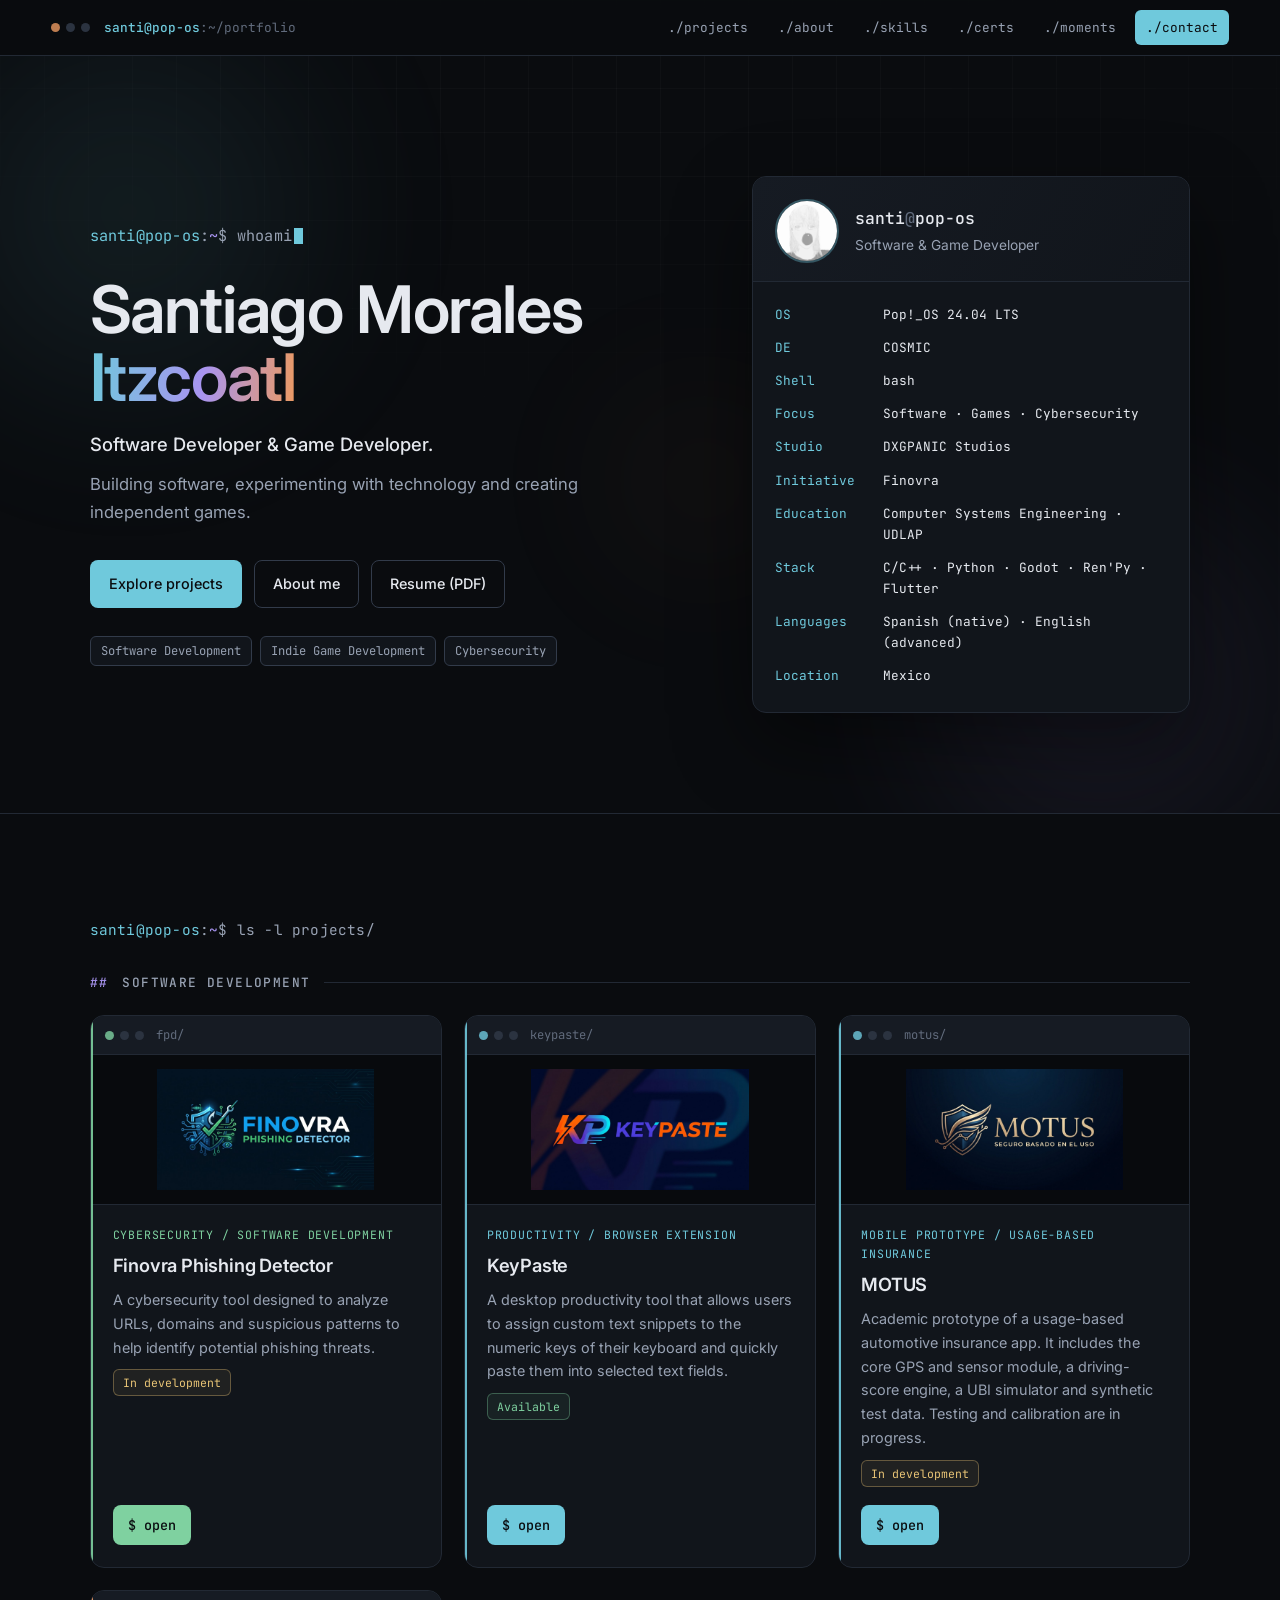
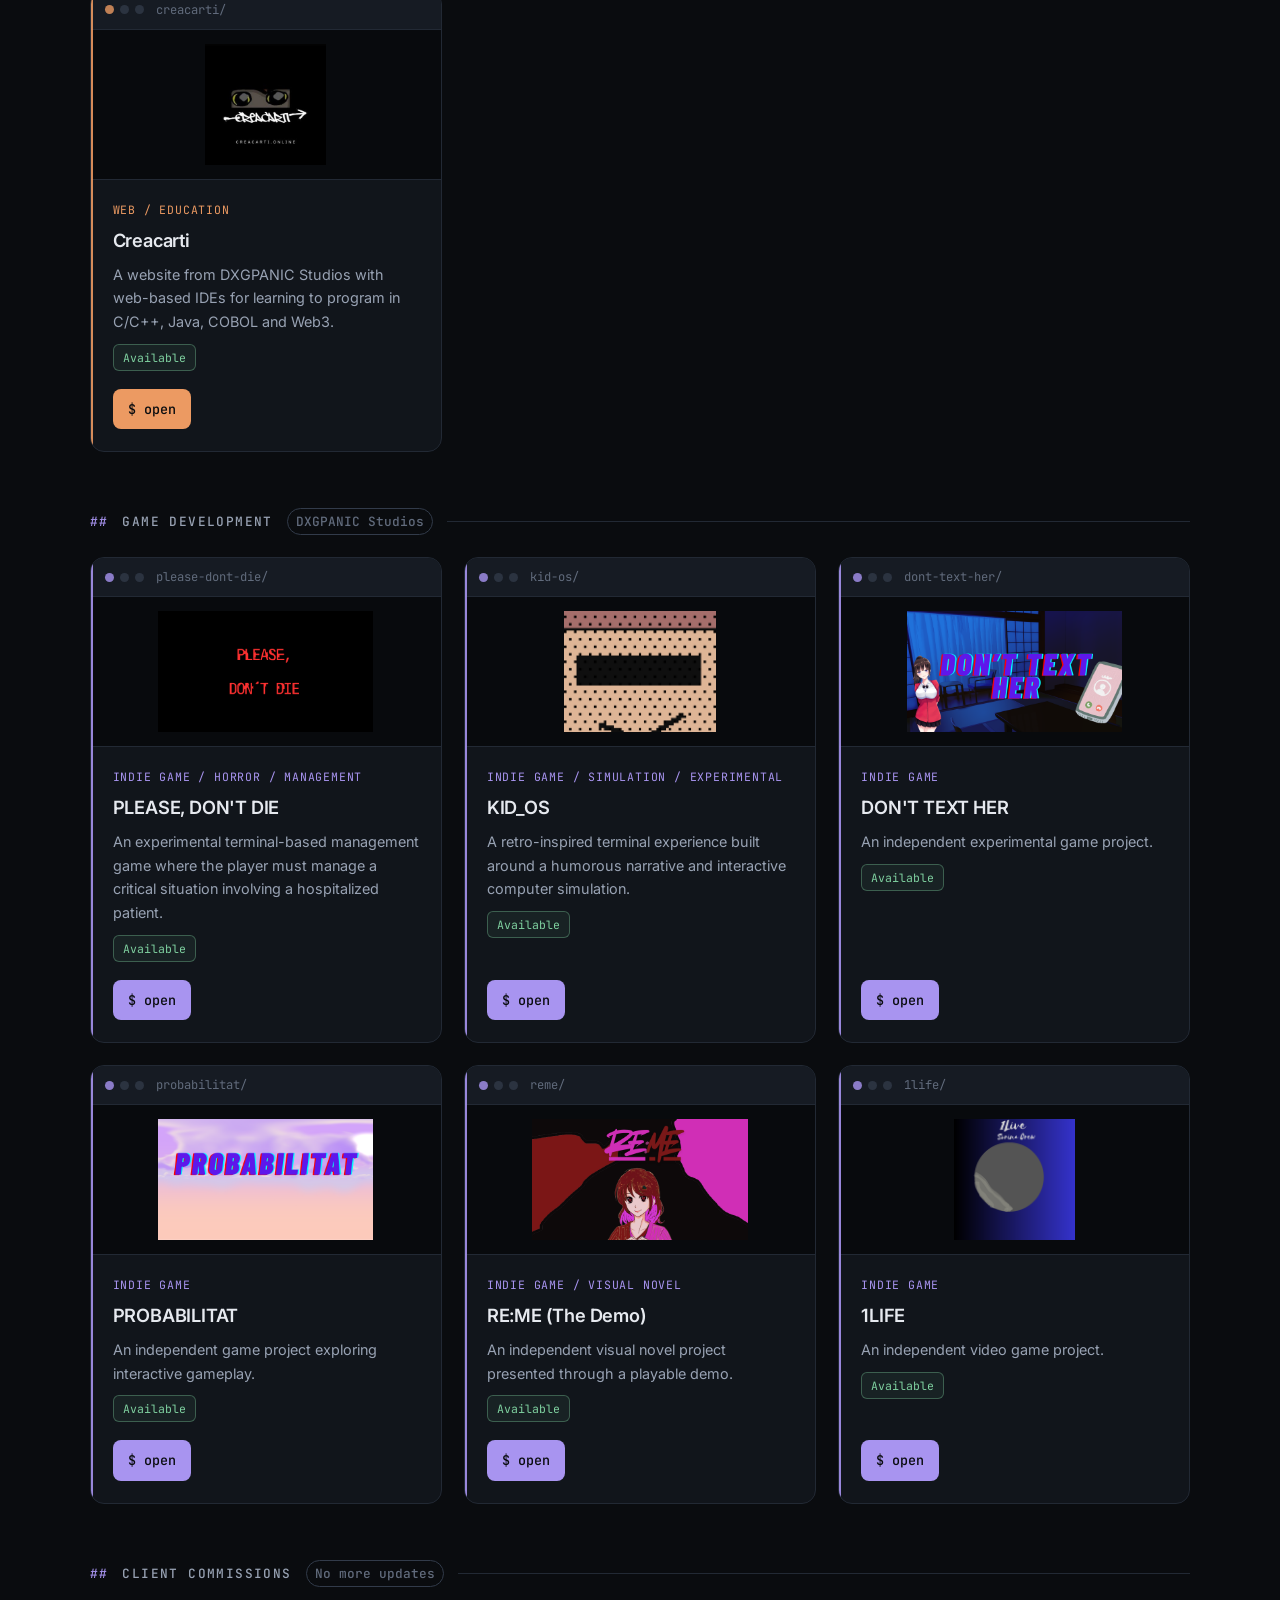
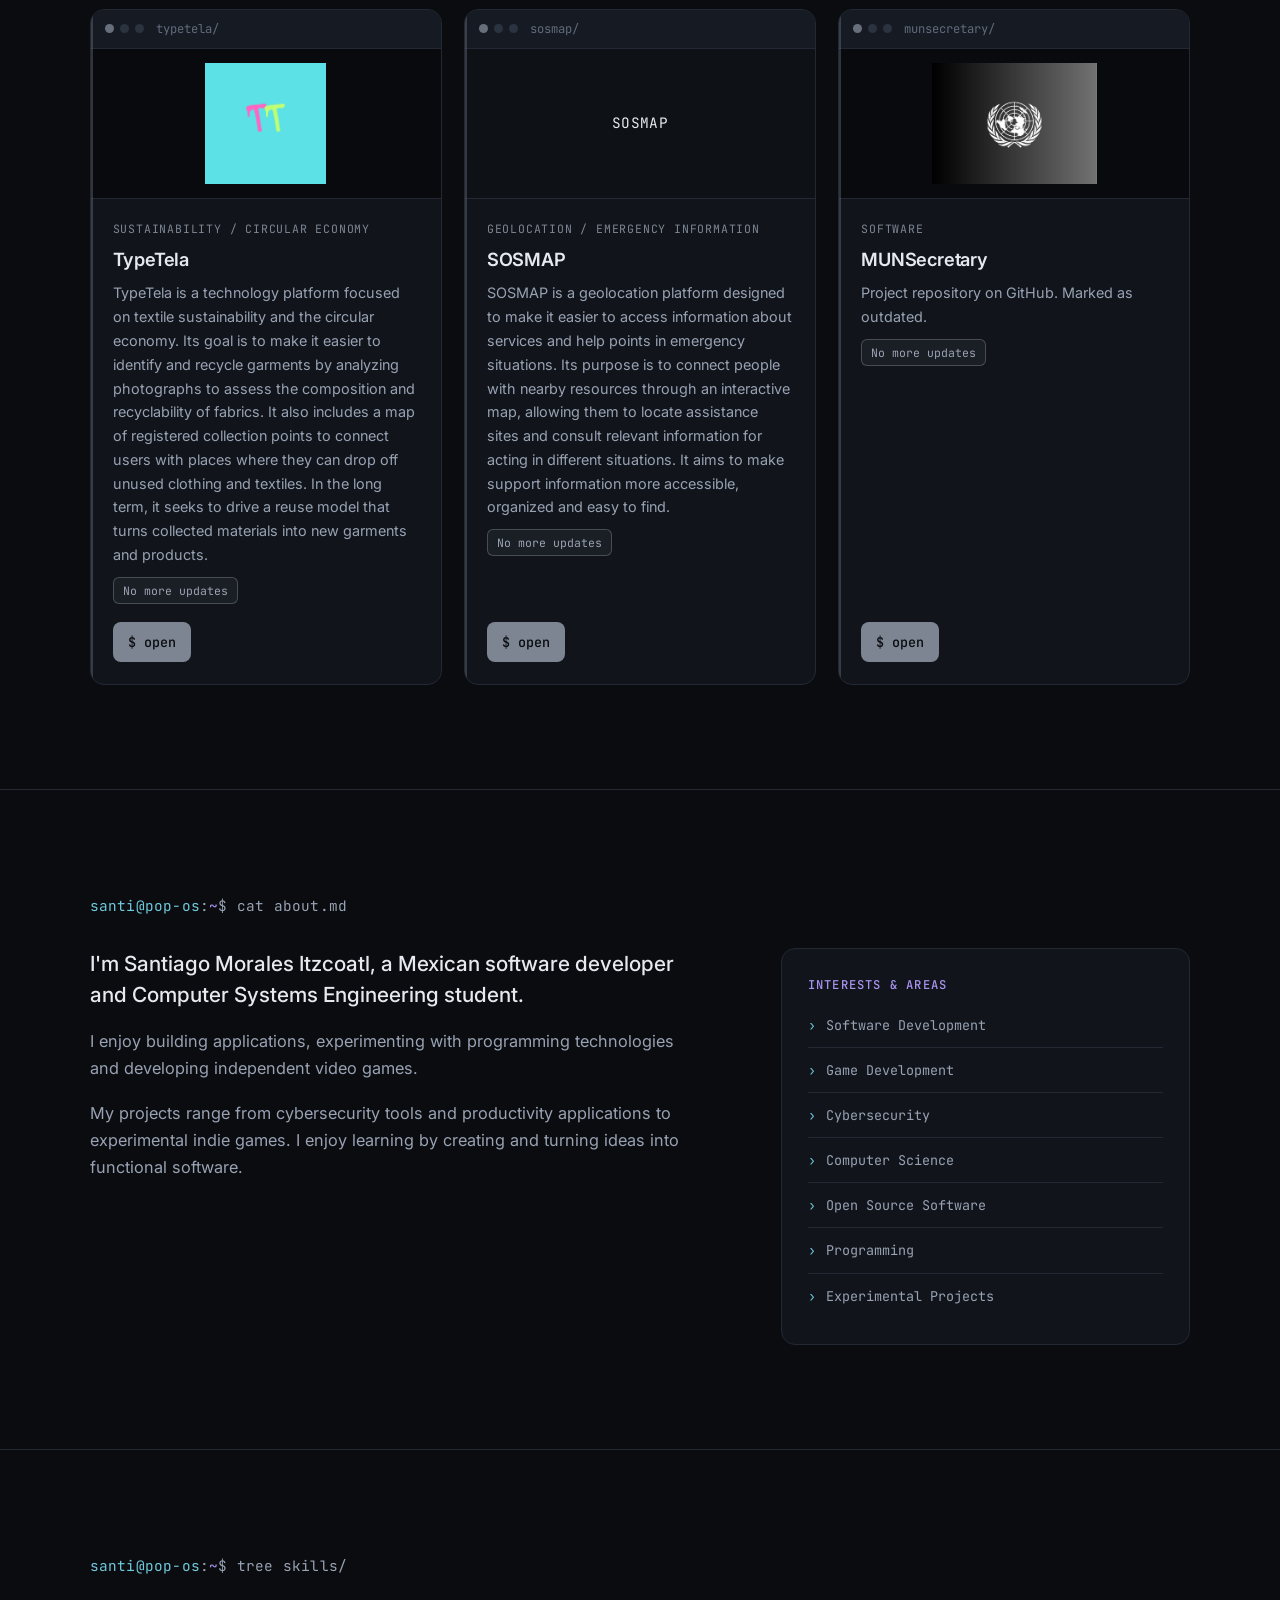
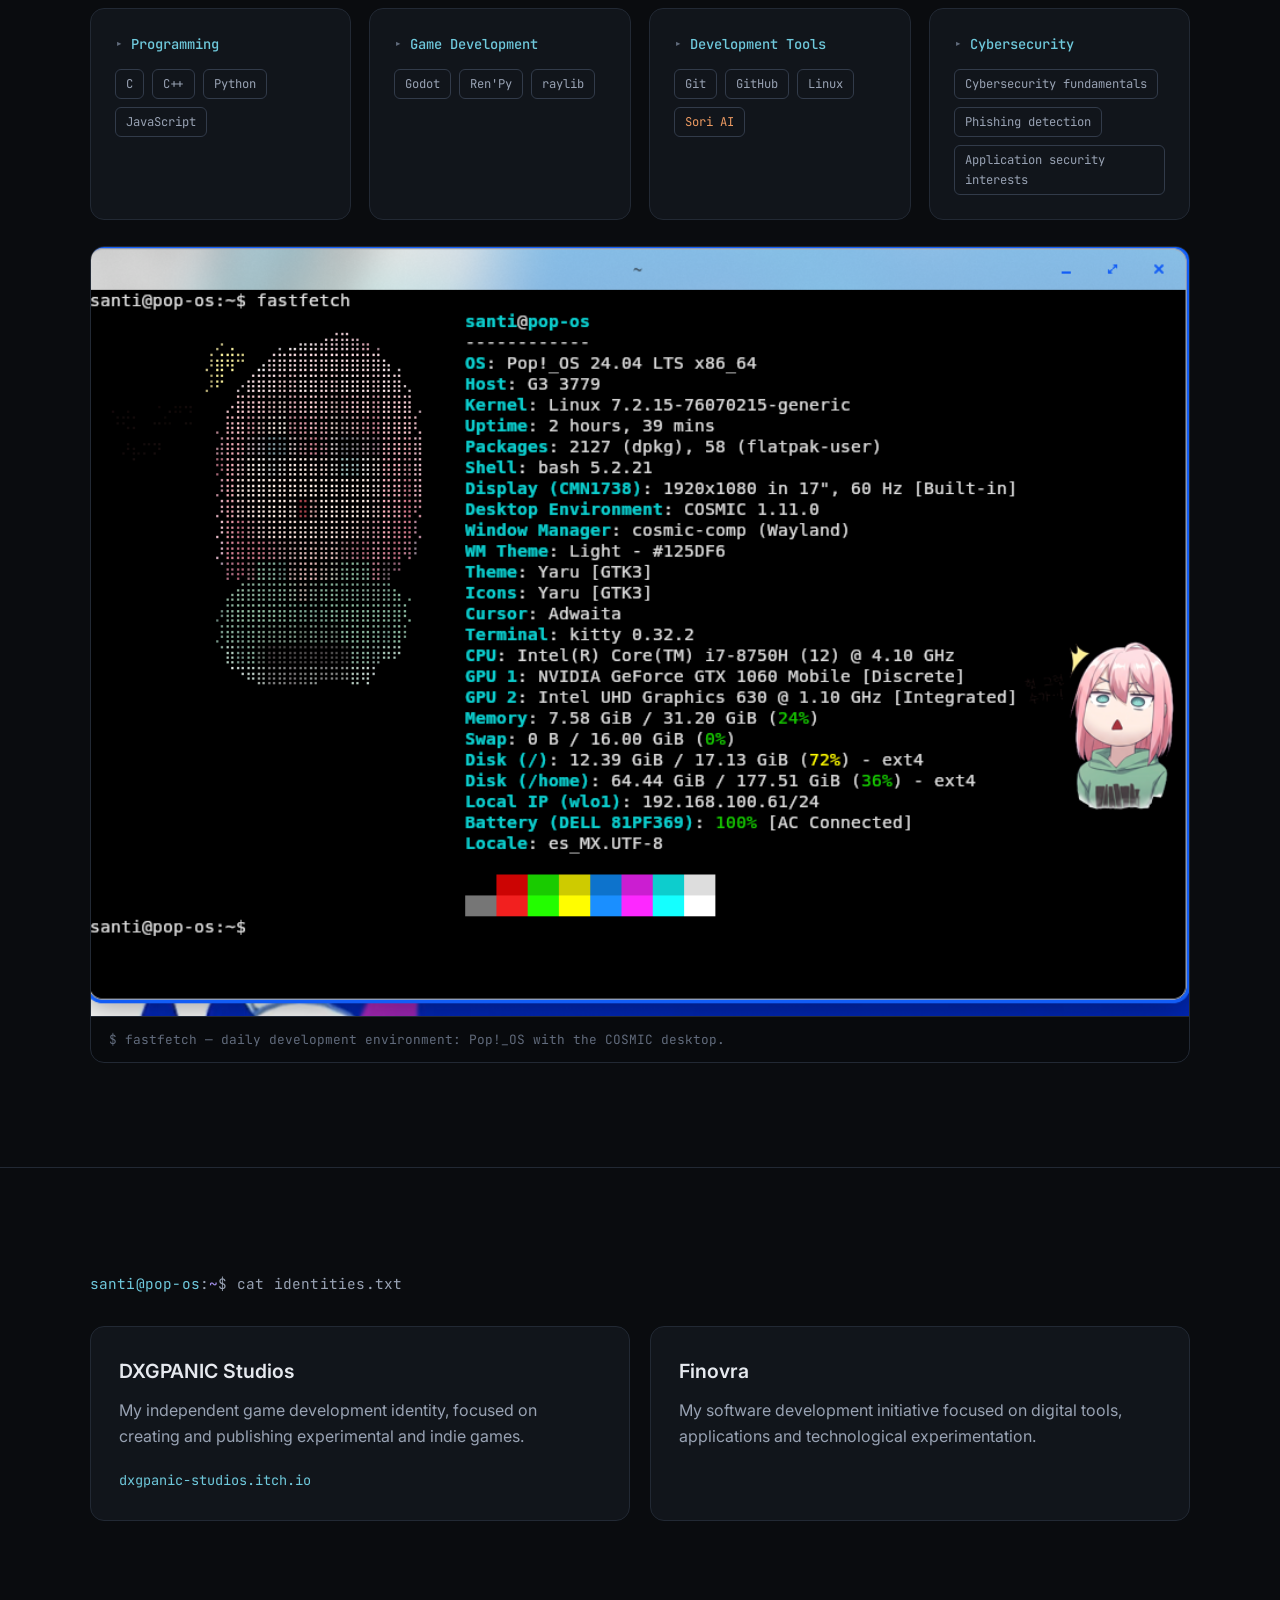
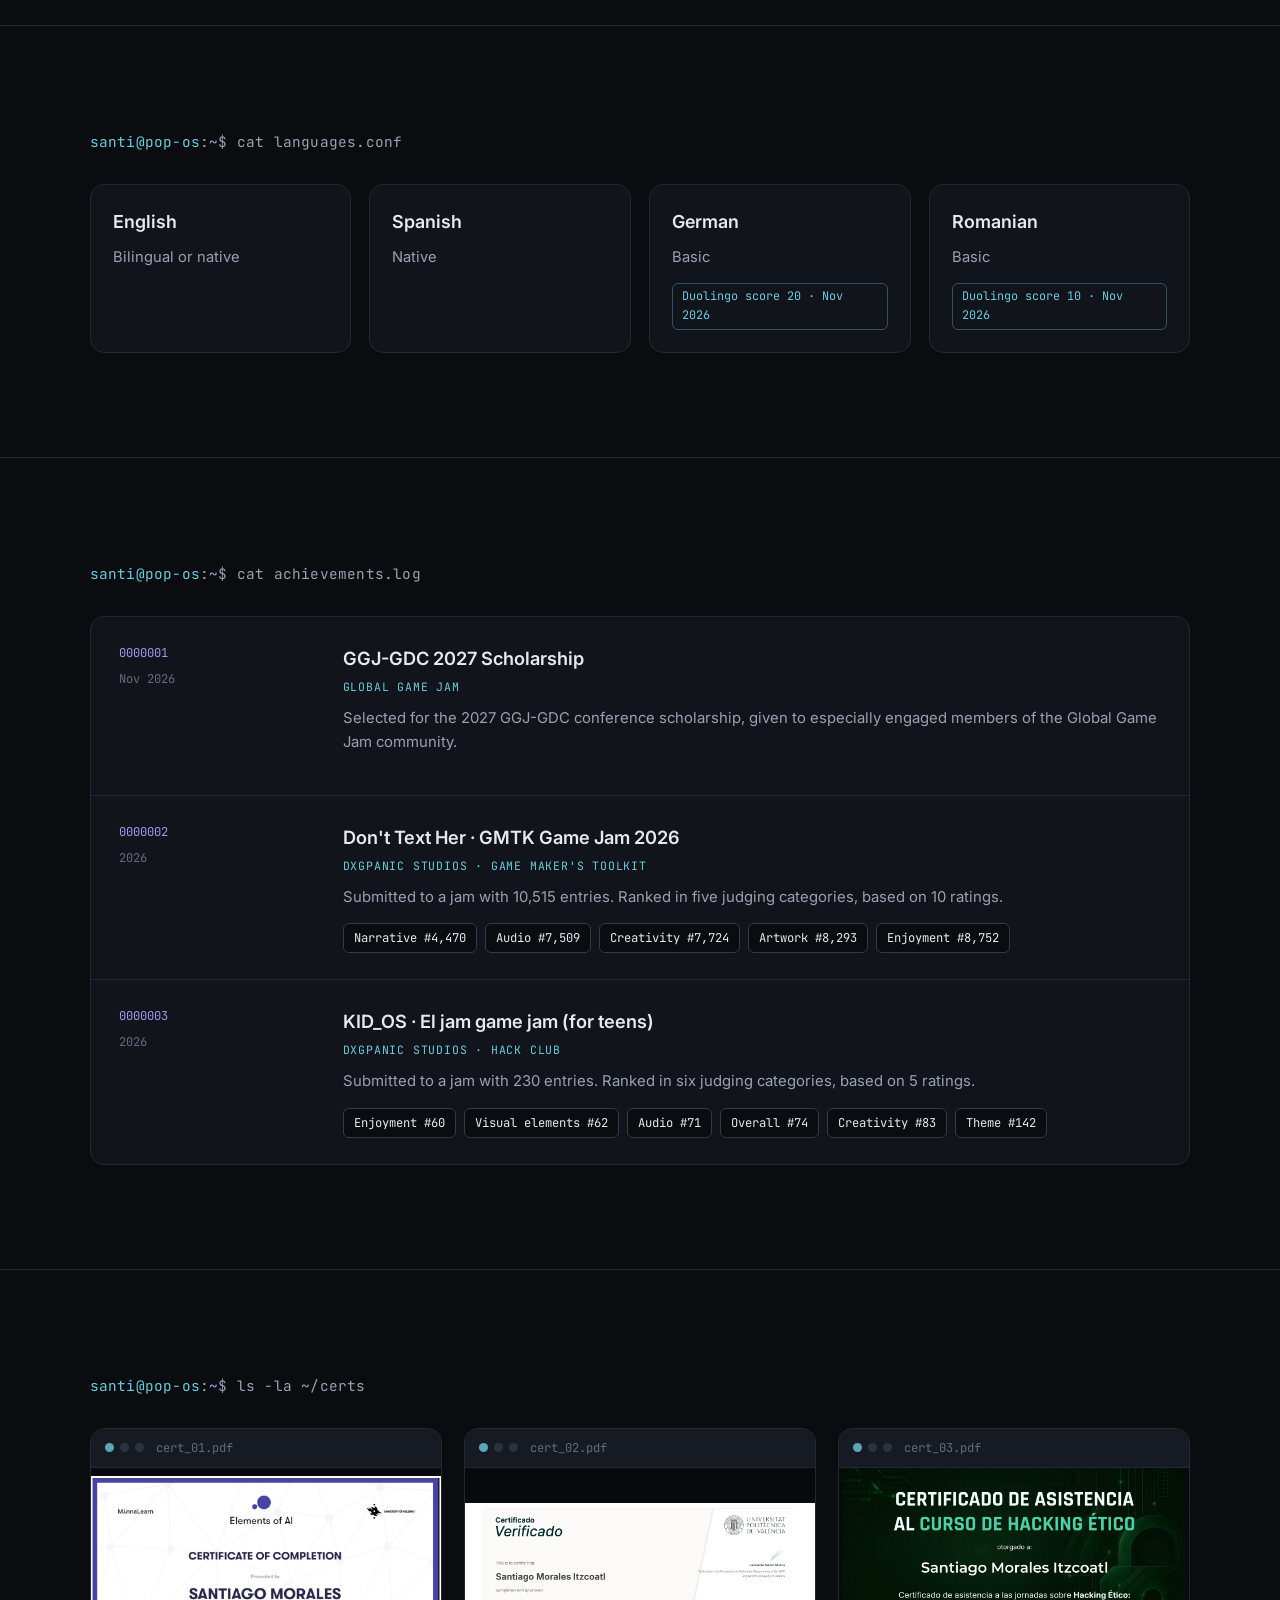
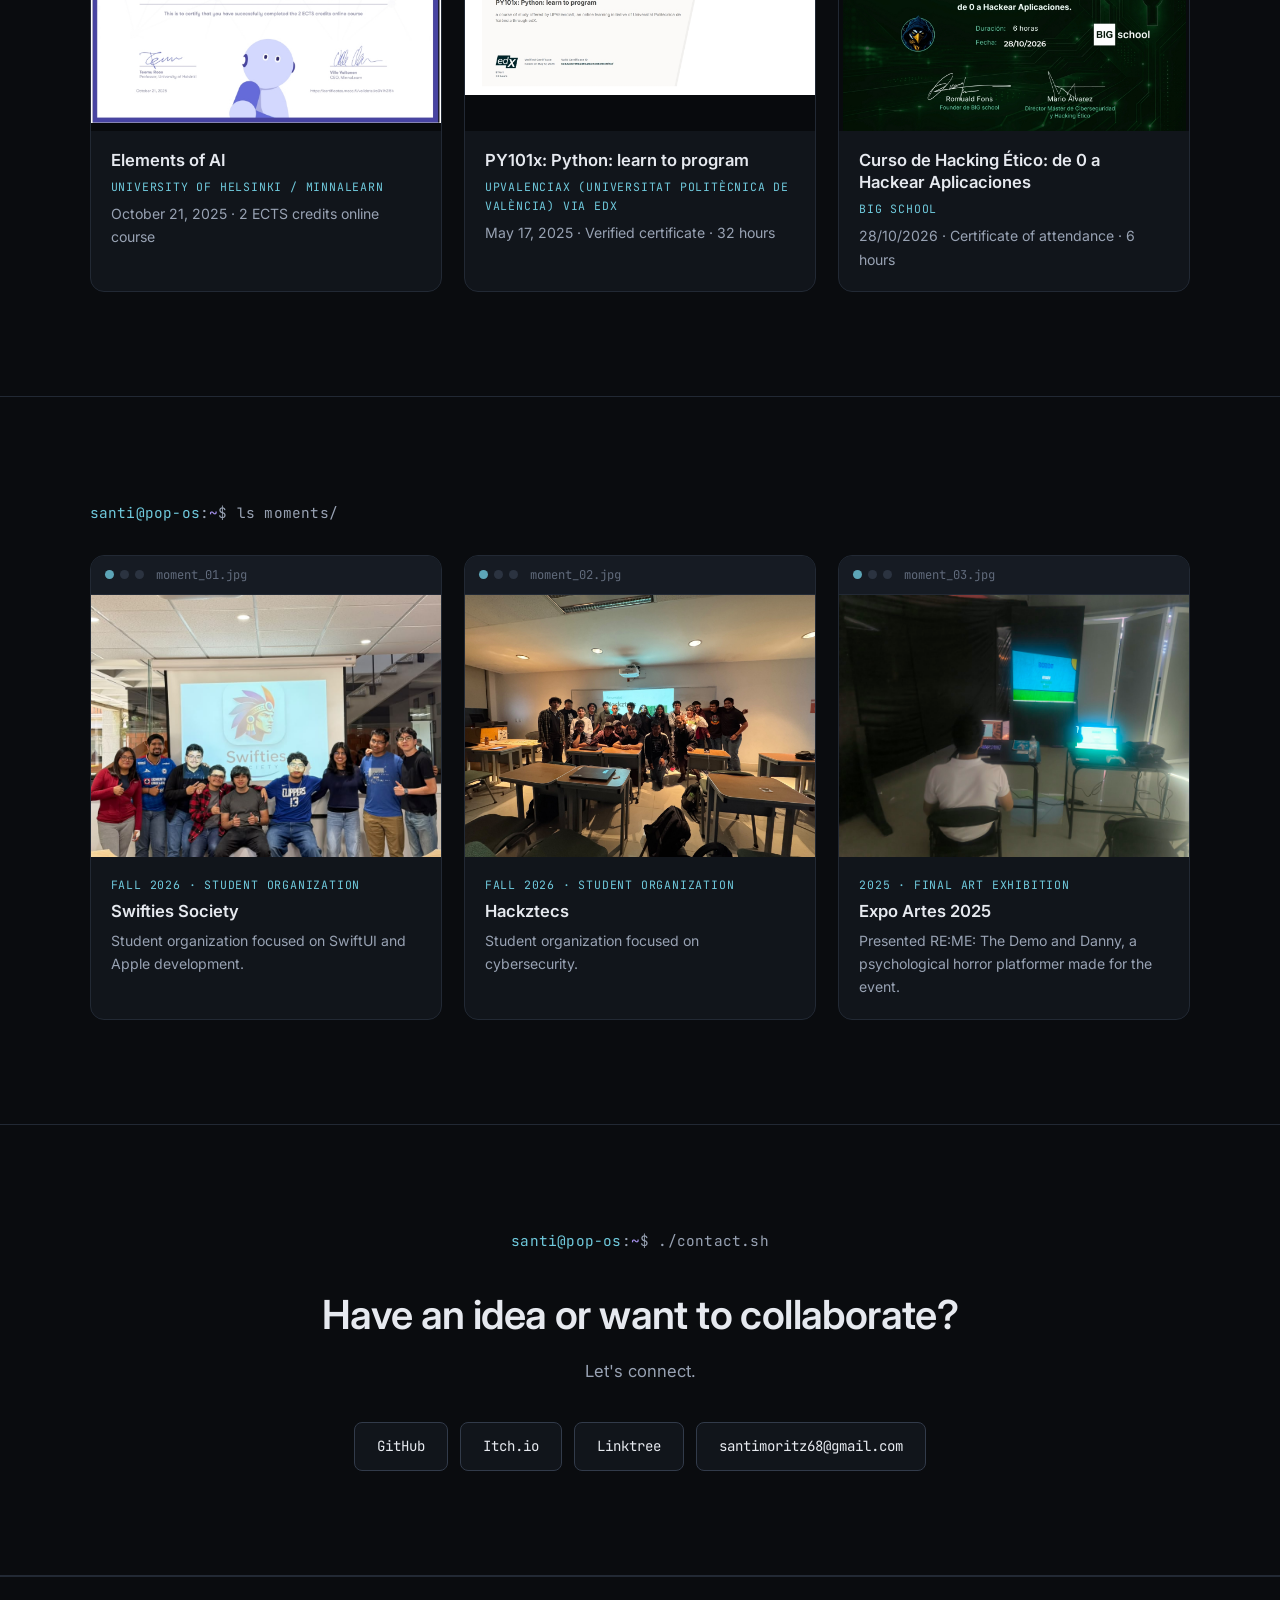
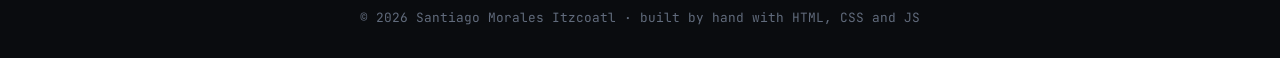
<file: index.html>
<!doctype html>
<html lang="en">
<head>
  <meta charset="utf-8">
  <meta name="viewport" content="width=device-width, initial-scale=1, viewport-fit=cover">
  <title>Santiago Morales Itzcoatl — Software & Game Developer</title>
  <meta name="description" content="Independent software developer and game developer from Mexico. Building software, experimenting with technology and creating independent games.">
  <meta name="theme-color" content="#0b0d10">
  <link rel="icon" href="media/favicon.png" type="image/png">
  <link rel="preconnect" href="https://fonts.googleapis.com">
  <link rel="preconnect" href="https://fonts.gstatic.com" crossorigin>
  <link href="https://fonts.googleapis.com/css2?family=Inter:wght@400;500;600&family=JetBrains+Mono:wght@400;500;700&display=swap" rel="stylesheet">
  <link rel="stylesheet" href="styles.css">
</head>
<body class="term-body">

<header class="site-header">
  <div class="titlebar">
    <span class="dots" aria-hidden="true"><i></i><i></i><i></i></span>
    <span class="path"><b>santi@pop-os</b>:~/portfolio</span>
  </div>
  <nav class="tabs">
    <a href="#projects">./projects</a>
    <a href="#about">./about</a>
    <a href="#skills">./skills</a>
    <a href="#certs">./certs</a>
    <a href="#moments">./moments</a>
    <a href="#contact" class="tab-cta">./contact</a>
  </nav>
</header>

<main id="top">

  <!-- HERO -->
  <section class="hero">
    <div class="aurora" aria-hidden="true"><i></i><i></i><i></i></div>

    <div class="hero-text">
      <p class="prompt"><span class="ps">santi@pop-os</span>:<span class="pd">~</span>$ <span class="typed" data-type="whoami"></span><span class="caret" aria-hidden="true"></span></p>
      <h1>Santiago Morales <span class="grad">Itzcoatl</span></h1>
      <p class="subtitle">Software Developer &amp; Game Developer.</p>
      <p class="lead">Building software, experimenting with technology and creating independent games.</p>
      <div class="cta-row">
        <a href="#projects" class="btn btn-primary">Explore projects</a>
        <a href="#about" class="btn btn-ghost">About me</a>
        <a href="downloads/Santiago_Morales_Resume.pdf" class="btn btn-ghost" download>Resume (PDF)</a>
      </div>
      <ul class="tags">
        <li>Software Development</li>
        <li>Indie Game Development</li>
        <li>Cybersecurity</li>
      </ul>
    </div>

    <aside class="fetch" aria-label="System information">
      <div class="fetch-head">
        <img src="media/avatar.jpg" alt="Santiago Morales Itzcoatl" width="84" height="84">
        <div>
          <p class="fetch-user">santi<span>@</span>pop-os</p>
          <p class="fetch-sub">Software &amp; Game Developer</p>
        </div>
      </div>
      <dl class="fetch-list">
        <div><dt>OS</dt><dd>Pop!_OS 24.04 LTS</dd></div>
        <div><dt>DE</dt><dd>COSMIC</dd></div>
        <div><dt>Shell</dt><dd>bash</dd></div>
        <div><dt>Focus</dt><dd>Software · Games · Cybersecurity</dd></div>
        <div><dt>Studio</dt><dd>DXGPANIC Studios</dd></div>
        <div><dt>Initiative</dt><dd>Finovra</dd></div>
        <div><dt>Education</dt><dd>Computer Systems Engineering · UDLAP</dd></div>
        <div><dt>Stack</dt><dd>C/C++ · Python · Godot · Ren'Py · Flutter</dd></div>
        <div><dt>Languages</dt><dd>Spanish (native) · English (advanced)</dd></div>
        <div><dt>Location</dt><dd>Mexico</dd></div>
      </dl>
    </aside>
  </section>

  <!-- PROJECTS -->
  <section id="projects" class="section">
    <p class="cmd"><span class="ps">santi@pop-os</span>:<span class="pd">~</span>$ ls -l projects/</p>

    <h3 class="group-title">Software Development</h3>
    <div class="grid" id="grid-software"></div>

    <h3 class="group-title">Game Development <span class="sub">DXGPANIC Studios</span></h3>
    <div class="grid" id="grid-game"></div>

    <h3 class="group-title">Client Commissions <span class="sub">No more updates</span></h3>
    <div class="grid" id="grid-outdated"></div>
  </section>

  <!-- ABOUT -->
  <section id="about" class="section">
    <p class="cmd"><span class="ps">santi@pop-os</span>:<span class="pd">~</span>$ cat about.md</p>
    <div class="about">
      <div class="about-text">
        <p class="lead-text">I'm Santiago Morales Itzcoatl, a Mexican software developer and Computer Systems Engineering student.</p>
        <p>I enjoy building applications, experimenting with programming technologies and developing independent video games.</p>
        <p>My projects range from cybersecurity tools and productivity applications to experimental indie games. I enjoy learning by creating and turning ideas into functional software.</p>
      </div>
      <aside class="interests">
        <h3>Interests &amp; areas</h3>
        <ul>
          <li>Software Development</li>
          <li>Game Development</li>
          <li>Cybersecurity</li>
          <li>Computer Science</li>
          <li>Open Source Software</li>
          <li>Programming</li>
          <li>Experimental Projects</li>
        </ul>
      </aside>
    </div>
  </section>

  <!-- SKILLS -->
  <section id="skills" class="section">
    <p class="cmd"><span class="ps">santi@pop-os</span>:<span class="pd">~</span>$ tree skills/</p>
    <div class="skills-grid">
      <div class="skill-group">
        <h3>Programming</h3>
        <ul class="chips"><li>C</li><li>C++</li><li>Python</li><li>JavaScript</li></ul>
      </div>
      <div class="skill-group">
        <h3>Game Development</h3>
        <ul class="chips"><li>Godot</li><li>Ren'Py</li><li>raylib</li></ul>
      </div>
      <div class="skill-group">
        <h3>Development Tools</h3>
        <ul class="chips">
          <li>Git</li>
          <li>GitHub</li>
          <li>Linux</li>
          <li><a class="chip-link" href="project.html?id=sori">Sori AI</a></li>
        </ul>
      </div>
      <div class="skill-group">
        <h3>Cybersecurity</h3>
        <ul class="chips"><li>Cybersecurity fundamentals</li><li>Phishing detection</li><li>Application security interests</li></ul>
      </div>
    </div>
    <figure class="setup">
      <img src="media/devsetup.png" alt="Desktop running Pop!_OS, shown with fastfetch" loading="lazy">
      <figcaption>$ fastfetch — daily development environment: Pop!_OS with the COSMIC desktop.</figcaption>
    </figure>
  </section>

  <!-- ECOSYSTEM -->
  <section id="ecosystem" class="section">
    <p class="cmd"><span class="ps">santi@pop-os</span>:<span class="pd">~</span>$ cat identities.txt</p>
    <div class="eco-grid">
      <div class="eco-card">
        <h3>DXGPANIC Studios</h3>
        <p>My independent game development identity, focused on creating and publishing experimental and indie games.</p>
        <a href="https://dxgpanic-studios.itch.io/" target="_blank" rel="noopener" class="link">dxgpanic-studios.itch.io</a>
      </div>
      <div class="eco-card">
        <h3>Finovra</h3>
        <p>My software development initiative focused on digital tools, applications and technological experimentation.</p>
      </div>
    </div>
  </section>

  <!-- LANGUAGES -->
  <section id="languages" class="section">
    <p class="cmd"><span class="ps">santi@pop-os</span>:<span class="pd">~</span>$ cat languages.conf</p>
    <div class="lang-grid">
      <article class="lang">
        <h4>English</h4>
        <p class="lang-level">Bilingual or native</p>
      </article>
      <article class="lang">
        <h4>Spanish</h4>
        <p class="lang-level">Native</p>
      </article>
      <article class="lang">
        <h4>German</h4>
        <p class="lang-level">Basic</p>
        <span class="score">Duolingo score 20 · Nov 2026</span>
      </article>
      <article class="lang">
        <h4>Romanian</h4>
        <p class="lang-level">Basic</p>
        <span class="score">Duolingo score 10 · Nov 2026</span>
      </article>
    </div>
  </section>

  <!-- ACHIEVEMENTS -->
  <section id="achievements" class="section">
    <p class="cmd"><span class="ps">santi@pop-os</span>:<span class="pd">~</span>$ cat achievements.log</p>
    <div class="log" id="achievement-log"></div>
  </section>

  <!-- CERTIFICATES -->
  <section id="certs" class="section">
    <p class="cmd"><span class="ps">santi@pop-os</span>:<span class="pd">~</span>$ ls -la ~/certs</p>
    <div class="cert-grid" id="cert-grid"></div>
  </section>

  <!-- MOMENTS -->
  <section id="moments" class="section">
    <p class="cmd"><span class="ps">santi@pop-os</span>:<span class="pd">~</span>$ ls moments/</p>
    <div class="moment-grid" id="moment-grid"></div>
  </section>

  <!-- CONTACT -->
  <section id="contact" class="section contact">
    <p class="cmd"><span class="ps">santi@pop-os</span>:<span class="pd">~</span>$ ./contact.sh</p>
    <h2>Have an idea or want to collaborate?</h2>
    <p class="lead">Let's connect.</p>
    <ul class="contact-links">
      <li><a href="https://github.com/FreakPuppyGameStudio" target="_blank" rel="noopener">GitHub</a></li>
      <li><a href="https://dxgpanic-studios.itch.io/" target="_blank" rel="noopener">Itch.io</a></li>
      <li><a href="https://linktr.ee/SantiagoItzcoatl_dev" target="_blank" rel="noopener">Linktree</a></li>
      <li><a href="mailto:santimoritz68@gmail.com">santimoritz68@gmail.com</a></li>
    </ul>
  </section>

</main>

<footer class="site-footer">
  <p>&copy; <span id="year"></span> Santiago Morales Itzcoatl · built by hand with HTML, CSS and JS</p>
</footer>

<script src="data.js"></script>
<script src="script.js"></script>
</body>
</html>
</file>
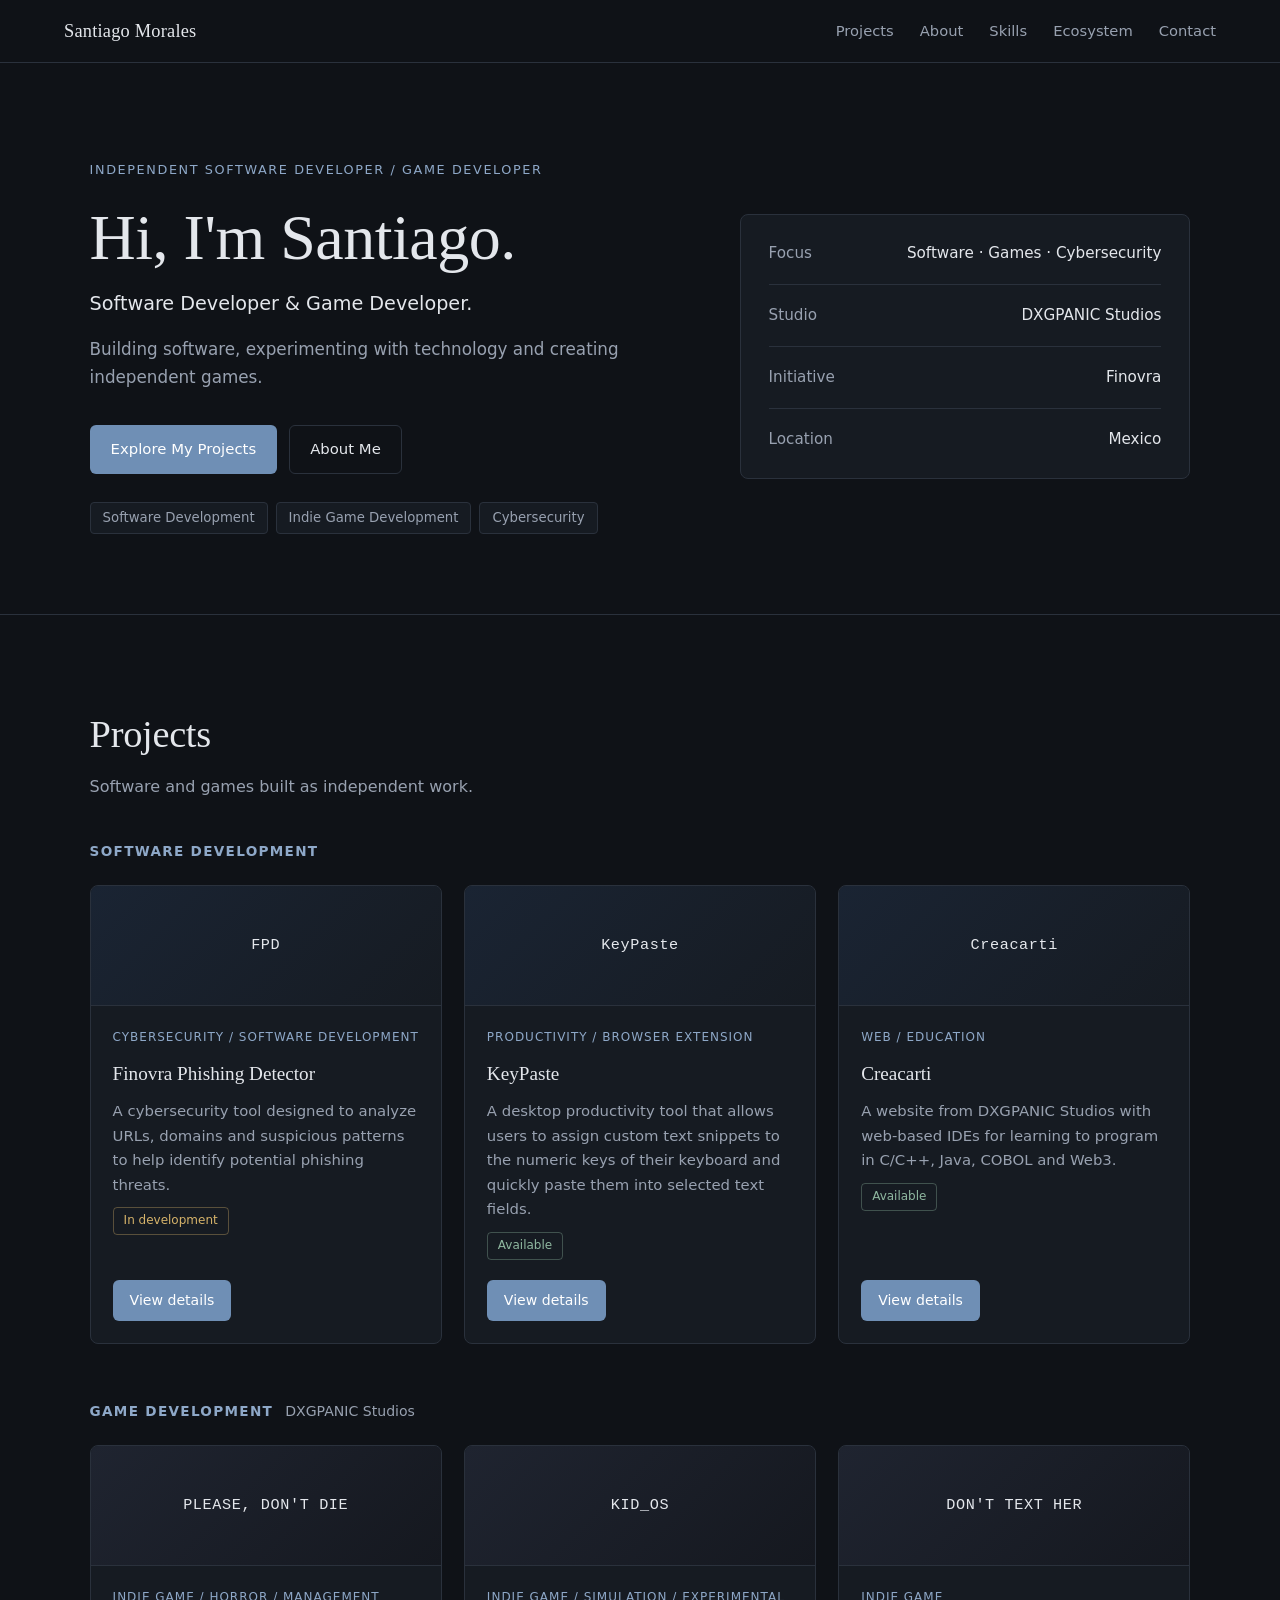
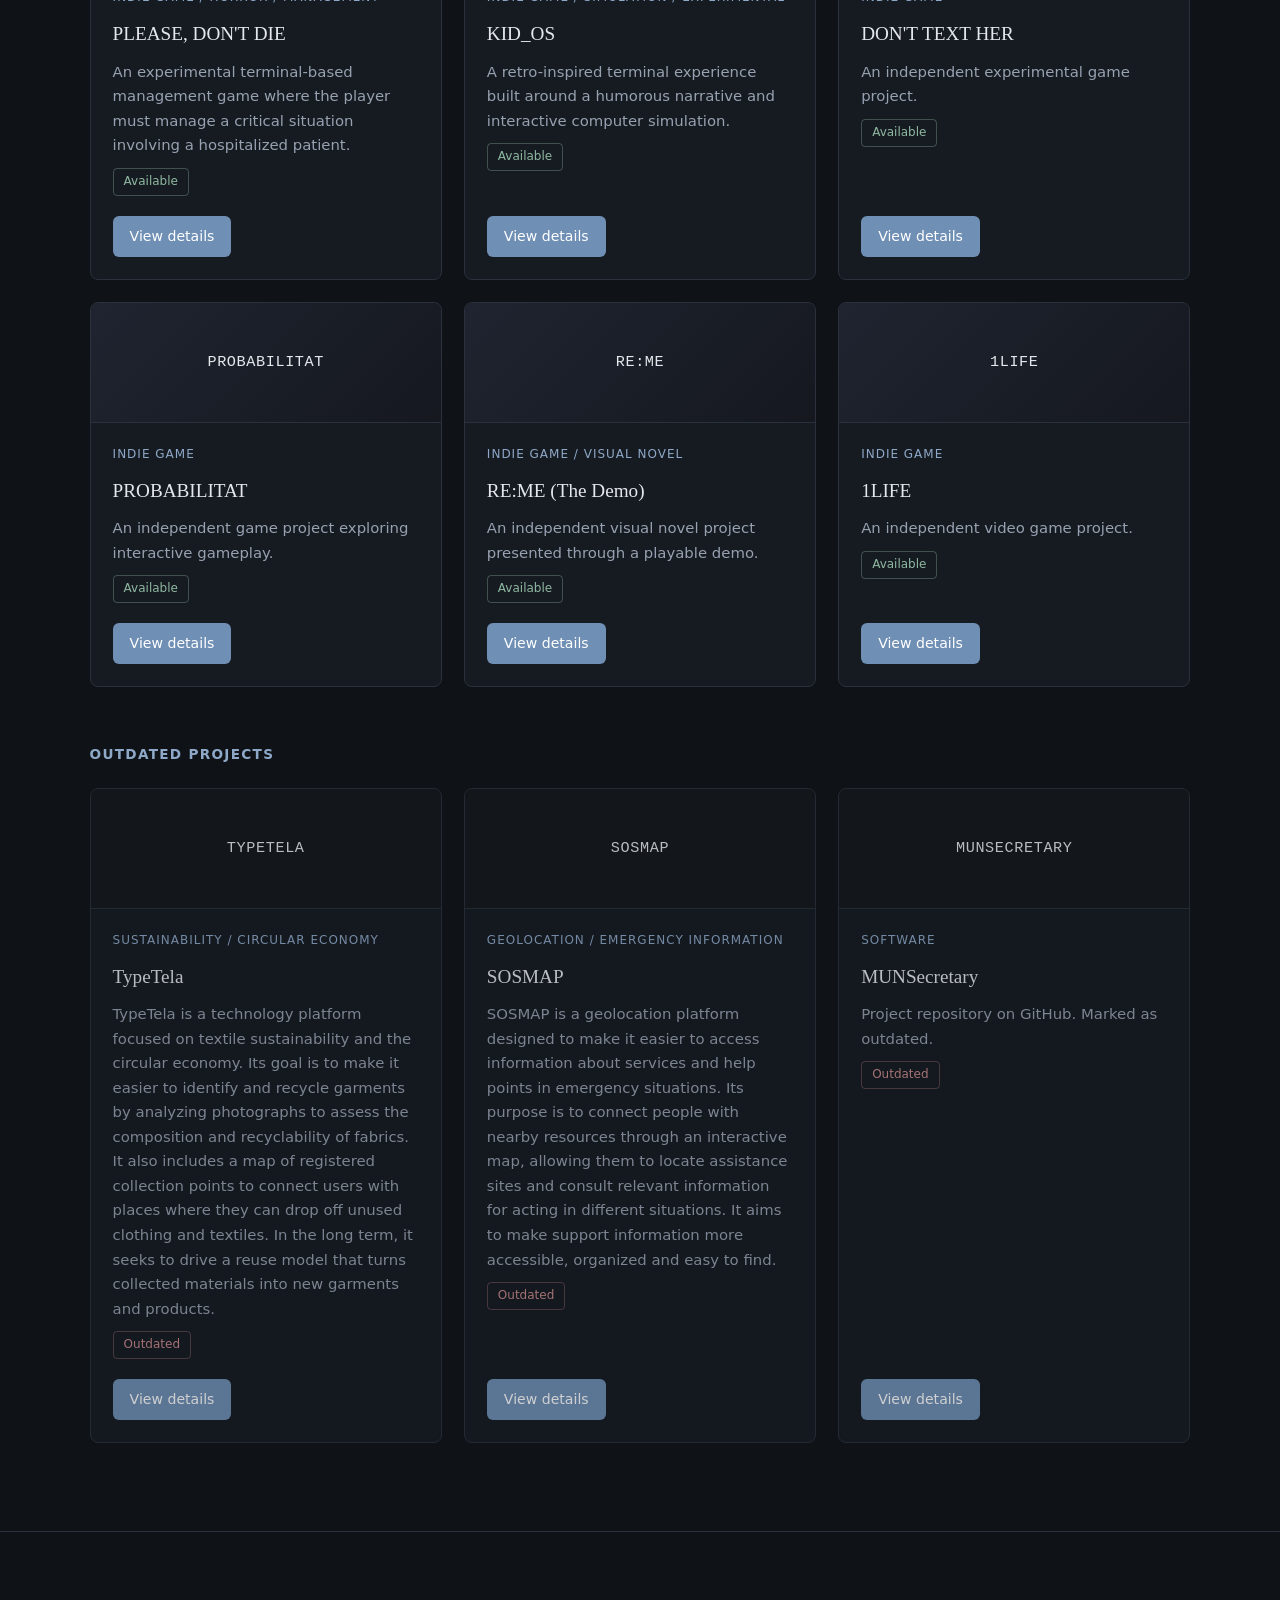
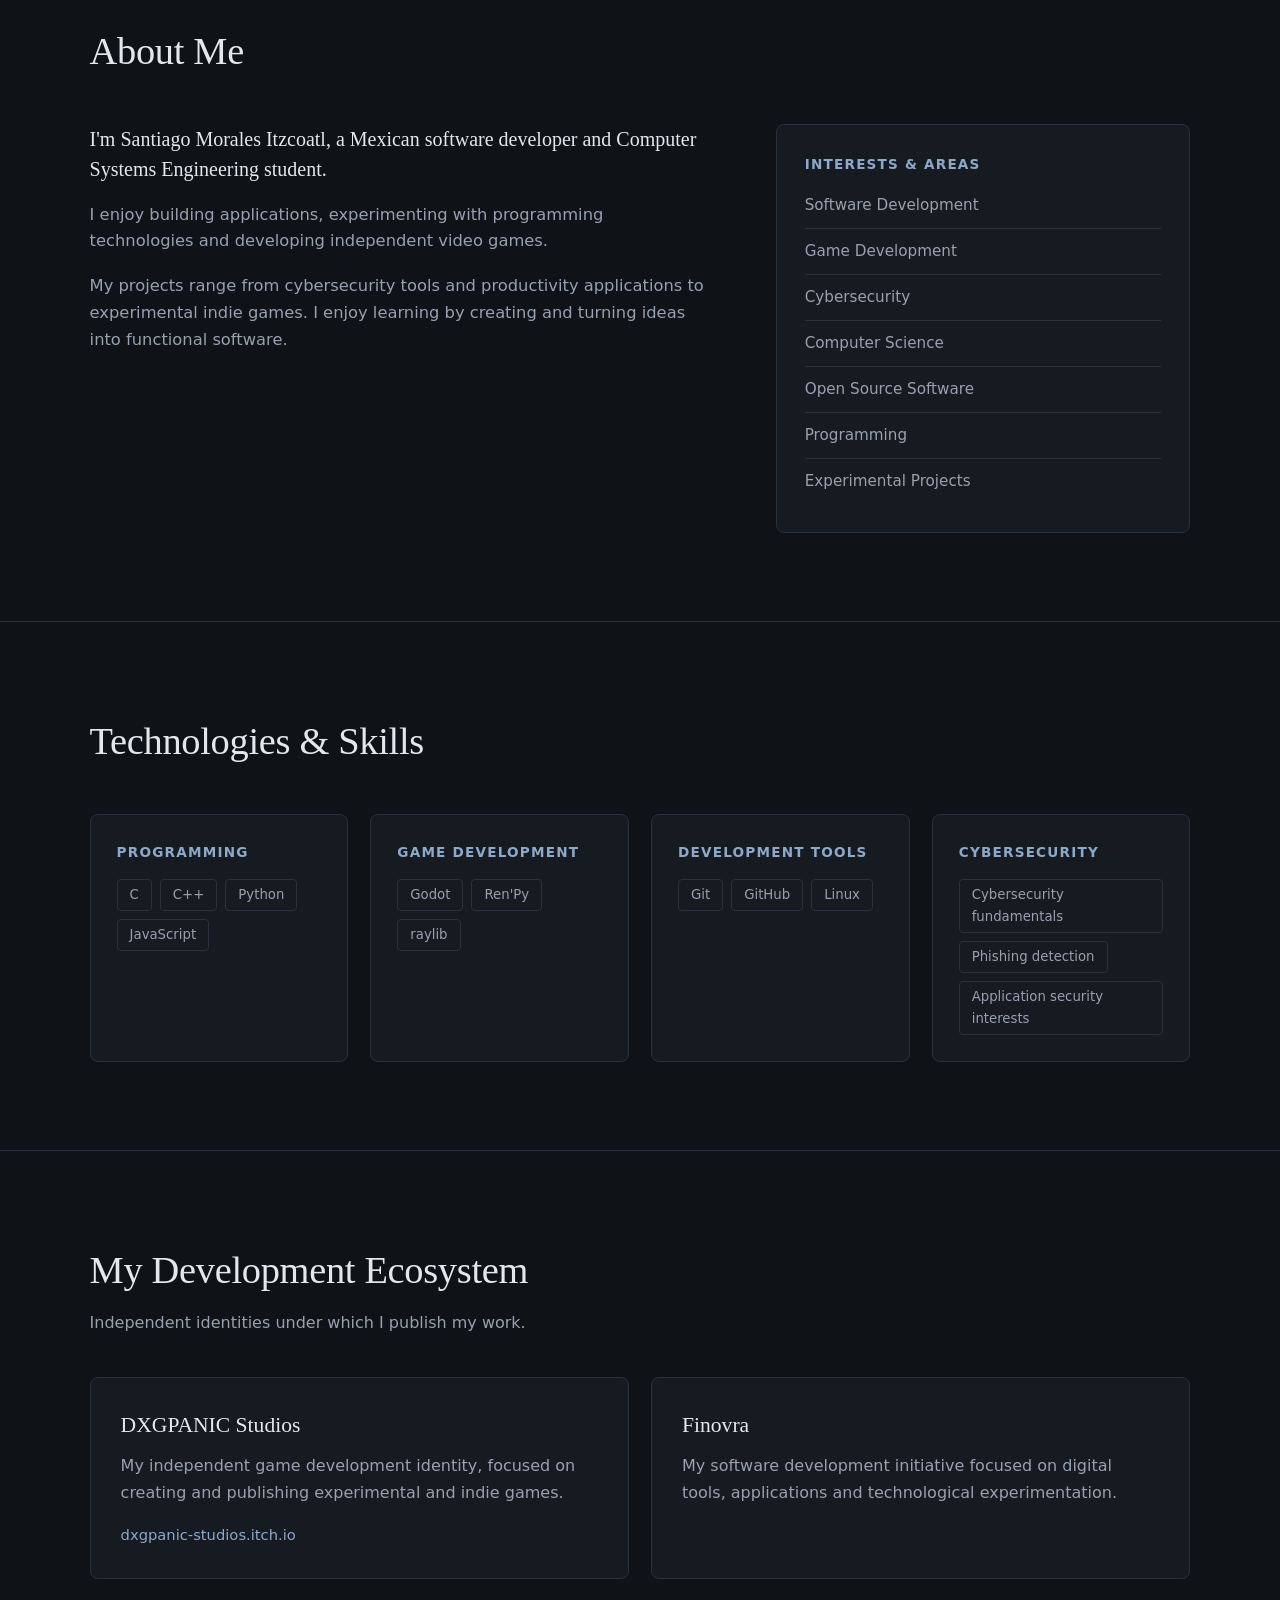
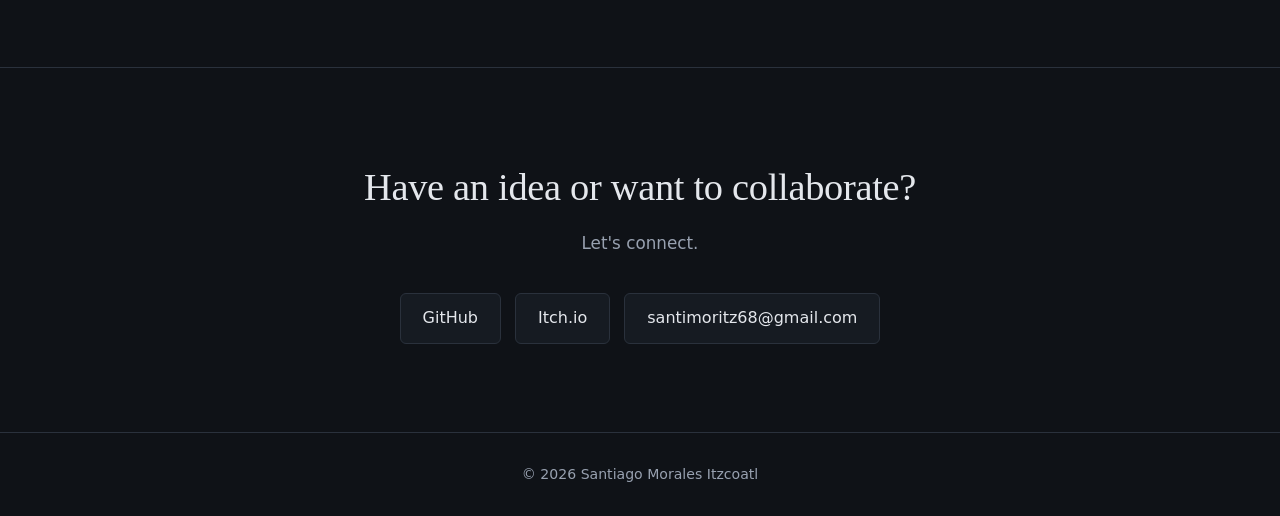
<file: portfolio/portfolio/index.html>
<!doctype html>
<html lang="en">
<head>
  <meta charset="utf-8">
  <meta name="viewport" content="width=device-width, initial-scale=1">
  <title>Santiago Morales Itzcoatl — Software & Game Developer</title>
  <meta name="description" content="Independent software developer and game developer from Mexico. Building software, experimenting with technology and creating independent games.">
  <meta name="theme-color" content="#0f1217">
  <link rel="stylesheet" href="styles.css">
</head>
<body>

<header class="site-header">
  <a href="#top" class="logo">Santiago Morales</a>
  <nav>
    <a href="#projects">Projects</a>
    <a href="#about">About</a>
    <a href="#skills">Skills</a>
    <a href="#ecosystem">Ecosystem</a>
    <a href="#contact">Contact</a>
  </nav>
</header>

<main id="top">

  <!-- HERO -->
  <section class="hero">
    <div class="hero-text">
      <p class="eyebrow">Independent Software Developer / Game Developer</p>
      <h1>Hi, I'm Santiago.</h1>
      <p class="subtitle">Software Developer &amp; Game Developer.</p>
      <p class="lead">Building software, experimenting with technology and creating independent games.</p>
      <div class="cta-row">
        <a href="#projects" class="btn btn-primary">Explore My Projects</a>
        <a href="#about" class="btn btn-ghost">About Me</a>
      </div>
      <ul class="tags">
        <li>Software Development</li>
        <li>Indie Game Development</li>
        <li>Cybersecurity</li>
      </ul>
    </div>
    <div class="hero-panel" aria-hidden="true">
      <div class="panel-row"><span>Focus</span><strong>Software · Games · Cybersecurity</strong></div>
      <div class="panel-row"><span>Studio</span><strong>DXGPANIC Studios</strong></div>
      <div class="panel-row"><span>Initiative</span><strong>Finovra</strong></div>
      <div class="panel-row"><span>Location</span><strong>Mexico</strong></div>
    </div>
  </section>

  <!-- PROJECTS -->
  <section id="projects" class="section">
    <div class="section-head">
      <h2>Projects</h2>
      <p>Software and games built as independent work.</p>
    </div>

    <h3 class="group-title">Software Development</h3>
    <div class="grid" id="grid-software"></div>

    <h3 class="group-title">Game Development <span class="sub">DXGPANIC Studios</span></h3>
    <div class="grid" id="grid-game"></div>

    <h3 class="group-title">Outdated Projects</h3>
    <div class="grid" id="grid-outdated"></div>
  </section>

  <!-- ABOUT -->
  <section id="about" class="section">
    <div class="section-head">
      <h2>About Me</h2>
    </div>
    <div class="about">
      <div class="about-text">
        <p class="lead-text">I'm Santiago Morales Itzcoatl, a Mexican software developer and Computer Systems Engineering student.</p>
        <p>I enjoy building applications, experimenting with programming technologies and developing independent video games.</p>
        <p>My projects range from cybersecurity tools and productivity applications to experimental indie games. I enjoy learning by creating and turning ideas into functional software.</p>
      </div>
      <aside class="interests">
        <h3>Interests &amp; Areas</h3>
        <ul>
          <li>Software Development</li>
          <li>Game Development</li>
          <li>Cybersecurity</li>
          <li>Computer Science</li>
          <li>Open Source Software</li>
          <li>Programming</li>
          <li>Experimental Projects</li>
        </ul>
      </aside>
    </div>
  </section>

  <!-- SKILLS -->
  <section id="skills" class="section">
    <div class="section-head">
      <h2>Technologies &amp; Skills</h2>
    </div>
    <div class="skills-grid">
      <div class="skill-group">
        <h3>Programming</h3>
        <ul class="chips"><li>C</li><li>C++</li><li>Python</li><li>JavaScript</li></ul>
      </div>
      <div class="skill-group">
        <h3>Game Development</h3>
        <ul class="chips"><li>Godot</li><li>Ren'Py</li><li>raylib</li></ul>
      </div>
      <div class="skill-group">
        <h3>Development Tools</h3>
        <ul class="chips"><li>Git</li><li>GitHub</li><li>Linux</li></ul>
      </div>
      <div class="skill-group">
        <h3>Cybersecurity</h3>
        <ul class="chips"><li>Cybersecurity fundamentals</li><li>Phishing detection</li><li>Application security interests</li></ul>
      </div>
    </div>
  </section>

  <!-- ECOSYSTEM -->
  <section id="ecosystem" class="section">
    <div class="section-head">
      <h2>My Development Ecosystem</h2>
      <p>Independent identities under which I publish my work.</p>
    </div>
    <div class="eco-grid">
      <div class="eco-card">
        <h3>DXGPANIC Studios</h3>
        <p>My independent game development identity, focused on creating and publishing experimental and indie games.</p>
        <a href="https://dxgpanic-studios.itch.io/" target="_blank" rel="noopener" class="link">dxgpanic-studios.itch.io</a>
      </div>
      <div class="eco-card">
        <h3>Finovra</h3>
        <p>My software development initiative focused on digital tools, applications and technological experimentation.</p>
      </div>
    </div>
  </section>

  <!-- CONTACT -->
  <section id="contact" class="section contact">
    <h2>Have an idea or want to collaborate?</h2>
    <p class="lead">Let's connect.</p>
    <ul class="contact-links">
      <li><a href="https://github.com/FreakPuppyGameStudio" target="_blank" rel="noopener">GitHub</a></li>
      <li><a href="https://dxgpanic-studios.itch.io/" target="_blank" rel="noopener">Itch.io</a></li>
      <li><a href="mailto:santimoritz68@gmail.com">santimoritz68@gmail.com</a></li>
    </ul>
  </section>

</main>

<footer class="site-footer">
  <p>&copy; <span id="year"></span> Santiago Morales Itzcoatl</p>
</footer>

<script src="data.js"></script>
<script src="script.js"></script>
</body>
</html>
</file>
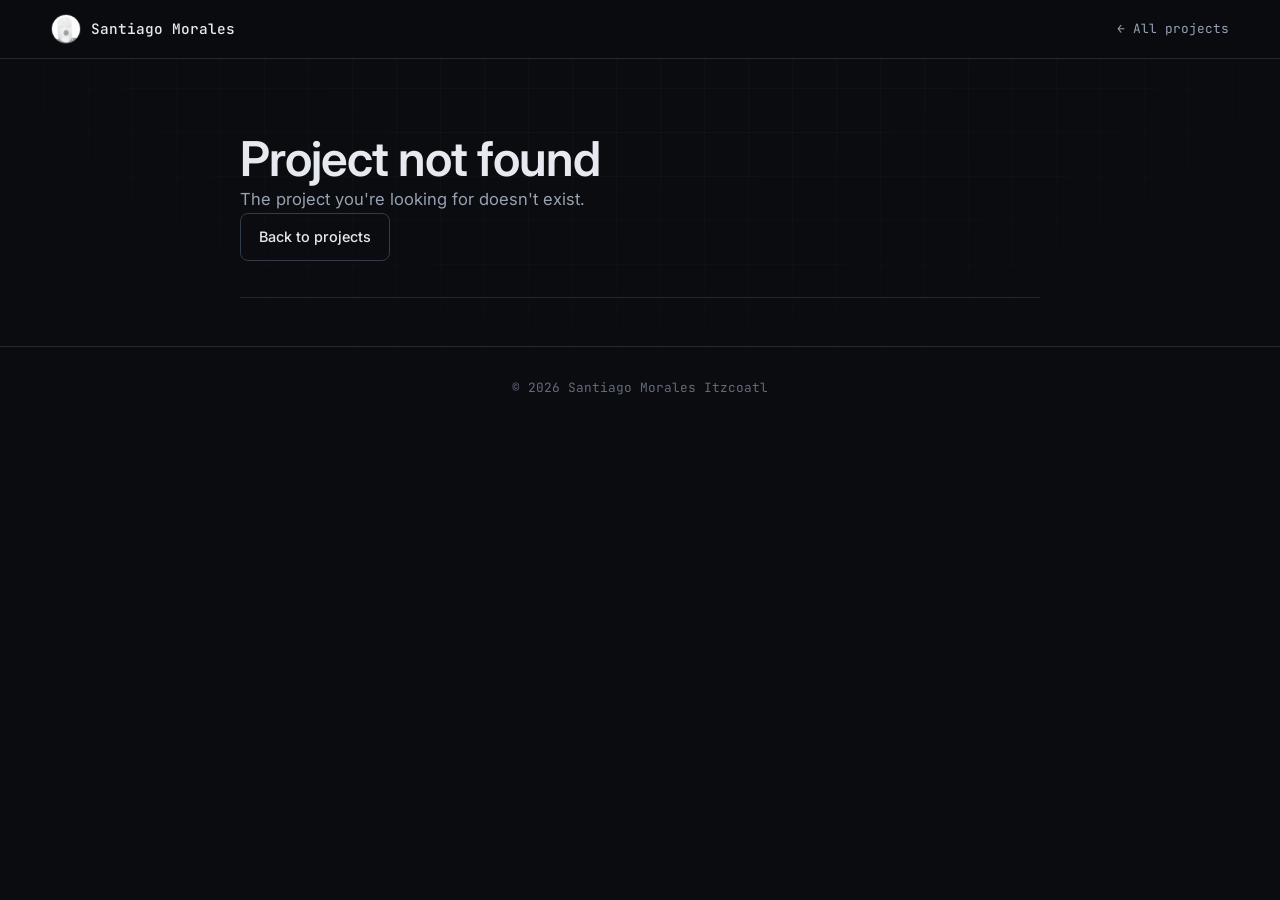
<file: project.html>
<!doctype html>
<html lang="en">
<head>
  <meta charset="utf-8">
  <meta name="viewport" content="width=device-width, initial-scale=1">
  <title>Project — Santiago Morales Itzcoatl</title>
  <meta name="theme-color" content="#0f1217">
  <link rel="icon" href="media/favicon.png" type="image/png">
  <link rel="preconnect" href="https://fonts.googleapis.com">
  <link rel="preconnect" href="https://fonts.gstatic.com" crossorigin>
  <link href="https://fonts.googleapis.com/css2?family=Inter:wght@400;500;600&family=Source+Serif+4:opsz,wght@8..60,400;8..60,600&family=JetBrains+Mono:wght@400;500&display=swap" rel="stylesheet">
  <link rel="stylesheet" href="styles.css">
</head>
<body>

<header class="site-header">
  <a href="index.html" class="logo"><img src="media/avatar.jpg" alt="" width="34" height="34"><span>Santiago Morales</span></a>
  <nav>
    <a href="index.html#projects">&larr; All projects</a>
  </nav>
</header>

<main class="detail" id="detail">
  <p class="loading">Loading project…</p>
</main>

<footer class="site-footer">
  <p>&copy; <span id="year"></span> Santiago Morales Itzcoatl</p>
</footer>

<script src="data.js"></script>
<script src="project.js"></script>
</body>
</html>
</file>
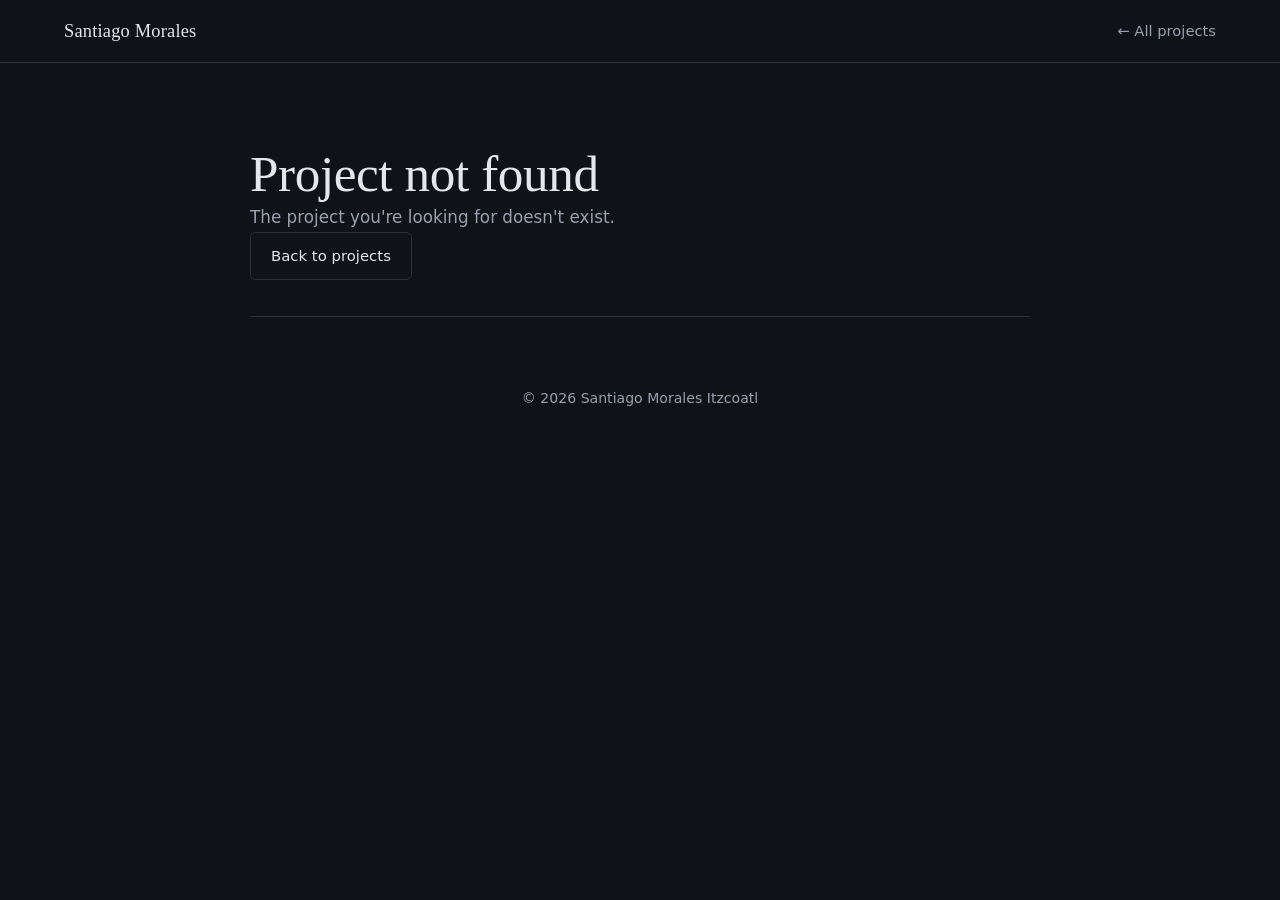
<file: portfolio/portfolio/project.html>
<!doctype html>
<html lang="en">
<head>
  <meta charset="utf-8">
  <meta name="viewport" content="width=device-width, initial-scale=1">
  <title>Project — Santiago Morales Itzcoatl</title>
  <meta name="theme-color" content="#0f1217">
  <link rel="stylesheet" href="styles.css">
</head>
<body>

<header class="site-header">
  <a href="index.html" class="logo">Santiago Morales</a>
  <nav>
    <a href="index.html#projects">&larr; All projects</a>
  </nav>
</header>

<main class="detail" id="detail">
  <p class="loading">Loading project…</p>
</main>

<footer class="site-footer">
  <p>&copy; <span id="year"></span> Santiago Morales Itzcoatl</p>
</footer>

<script src="data.js"></script>
<script src="project.js"></script>
</body>
</html>
</file>
<file: styles.css>
/* ==========================================================
   Tokens
   ========================================================== */
:root {
  --bg: #0a0c0f;
  --panel: #11151b;
  --panel-2: #161b23;
  --line: #222934;
  --line-strong: #323b4a;
  --text: #e6e9ef;
  --muted: #98a2b3;
  --faint: #616b7c;

  /* Colores del logo (tomados de tus logos) */
  --c-cyan: #6fc9dc;
  --c-violet: #a894f0;
  --c-orange: #ec9a62;

  --accent: #6fc9dc;
  --accent-line: rgba(111, 201, 220, .35);
  --accent-soft: rgba(111, 201, 220, .13);

  --sans: "Inter", system-ui, -apple-system, "Segoe UI", Roboto, Helvetica, Arial, sans-serif;
  --mono: "JetBrains Mono", ui-monospace, Menlo, Consolas, monospace;
  --radius: 10px;
  --radius-lg: 14px;
}

/* Temas por tipo de proyecto */
[data-theme="software"] { --accent: #6fc9dc; --accent-line: rgba(111,201,220,.35); --accent-soft: rgba(111,201,220,.13); }
[data-theme="security"] { --accent: #7fd1a0; --accent-line: rgba(127,209,160,.35); --accent-soft: rgba(127,209,160,.13); }
[data-theme="game"]     { --accent: #a894f0; --accent-line: rgba(168,148,240,.35); --accent-soft: rgba(168,148,240,.14); }
[data-theme="web"]      { --accent: #ec9a62; --accent-line: rgba(236,154,98,.35);  --accent-soft: rgba(236,154,98,.13); }
[data-theme="tool"]     { --accent: #e7c375; --accent-line: rgba(231,195,117,.35); --accent-soft: rgba(231,195,117,.13); }
[data-theme="outdated"] { --accent: #7d8593; --accent-line: rgba(125,133,147,.35); --accent-soft: rgba(125,133,147,.10); }

/* ==========================================================
   Base
   ========================================================== */
* { box-sizing: border-box; }
html { scroll-behavior: smooth; }
body {
  margin: 0;
  font-family: var(--sans);
  font-size: 16px;
  line-height: 1.65;
  color: var(--text);
  background: var(--bg);
  -webkit-font-smoothing: antialiased;
  position: relative;
  overflow-x: hidden;
}
/* Cuadrícula de fondo tipo papel de terminal */
body::before {
  content: ""; position: fixed; inset: 0; z-index: -2; pointer-events: none;
  background-image:
    linear-gradient(rgba(255,255,255,.022) 1px, transparent 1px),
    linear-gradient(90deg, rgba(255,255,255,.022) 1px, transparent 1px);
  background-size: 44px 44px;
  mask-image: radial-gradient(ellipse 80% 60% at 50% 0%, #000 30%, transparent 85%);
  -webkit-mask-image: radial-gradient(ellipse 80% 60% at 50% 0%, #000 30%, transparent 85%);
}
img { display: block; max-width: 100%; }
a { color: inherit; }
:focus-visible { outline: 2px solid var(--accent); outline-offset: 3px; border-radius: 4px; }
::selection { background: var(--accent); color: #0a0c0f; }

/* Prompt y comandos */
.ps { color: var(--c-cyan); }
.pd { color: var(--c-violet); }
.cmd, .prompt {
  font-family: var(--mono); font-size: .9rem; color: var(--muted);
  margin: 0 0 30px; letter-spacing: .2px;
}
.prompt { margin: 0 0 26px; font-size: .95rem; }
.caret {
  display: inline-block; width: .6em; height: 1.05em; background: var(--c-cyan);
  vertical-align: -.18em; margin-left: 2px; animation: blink 1.05s steps(2, start) infinite;
}
@keyframes blink { to { visibility: hidden; } }

/* Ventanas (encabezado de tarjetas) */
.win {
  display: flex; align-items: center; gap: 12px; padding: 9px 14px;
  background: var(--panel-2); border-bottom: 1px solid var(--line);
  font-family: var(--mono); font-size: .76rem; color: var(--faint);
}
.dots { display: inline-flex; gap: 6px; }
.dots i { width: 9px; height: 9px; border-radius: 50%; background: #2b3340; display: block; }
.dots i:first-child { background: var(--accent); opacity: .8; }
.win-title { overflow: hidden; text-overflow: ellipsis; white-space: nowrap; }

/* ==========================================================
   Header (barra de título + pestañas)
   ========================================================== */
.site-header {
  position: sticky; top: 0; z-index: 30;
  background: rgba(10, 12, 15, .86);
  backdrop-filter: blur(14px); -webkit-backdrop-filter: blur(14px);
  border-bottom: 1px solid var(--line);
  display: flex; align-items: center; justify-content: space-between; flex-wrap: wrap;
  gap: 10px 24px; padding: 0 clamp(18px, 4vw, 56px);
  min-height: 56px;
}
.titlebar { display: flex; align-items: center; gap: 14px; font-family: var(--mono); font-size: .8rem; color: var(--faint); padding: 14px 0; }
.titlebar .path b { font-weight: 500; color: var(--c-cyan); }
.titlebar .dots i:first-child { background: var(--c-orange); }

.tabs { display: flex; gap: 4px; flex-wrap: wrap; }
.tabs a {
  font-family: var(--mono); font-size: .8rem; text-decoration: none; color: var(--muted);
  padding: 7px 11px; border-radius: 6px; transition: color .2s, background .2s;
}
.tabs a:hover { color: var(--text); background: var(--panel); }
.tabs .tab-cta { color: var(--bg); background: var(--c-cyan); }
.tabs .tab-cta:hover { background: #8fd9e8; color: var(--bg); }

/* Logo en páginas de detalle */
.logo {
  display: inline-flex; align-items: center; gap: 10px; text-decoration: none;
  font-family: var(--mono); font-size: .9rem; font-weight: 500; padding: 14px 0;
}
.logo img { width: 30px; height: 30px; border-radius: 50%; object-fit: cover; border: 1px solid var(--line-strong); }
.logo span { color: var(--text); }
.site-header nav { display: flex; gap: 8px; flex-wrap: wrap; }
.site-header nav a { font-family: var(--mono); font-size: .8rem; text-decoration: none; color: var(--muted); }
.site-header nav a:hover { color: var(--text); }

/* ==========================================================
   Hero
   ========================================================== */
.hero {
  position: relative; overflow: hidden; isolation: isolate;
  display: grid; grid-template-columns: 1.2fr .9fr; gap: clamp(40px, 6vw, 84px); align-items: center;
  padding: clamp(72px, 11vw, 120px) clamp(20px, 7vw, 120px) clamp(64px, 9vw, 100px);
  border-bottom: 1px solid var(--line);
}
.hero > *:not(.aurora) { position: relative; z-index: 1; }
.aurora { position: absolute; inset: 0; z-index: 0; pointer-events: none; overflow: hidden; }
.aurora i {
  position: absolute; width: 48vw; height: 48vw; min-width: 320px; min-height: 320px; border-radius: 50%;
  background: radial-gradient(circle, var(--c-cyan) 0%, transparent 62%);
  opacity: .12; filter: blur(80px);
  animation: drift 24s ease-in-out infinite alternate;
}
.aurora i:nth-child(1) { top: -20%; left: -14%; }
.aurora i:nth-child(2) { bottom: -24%; right: -10%; background: radial-gradient(circle, var(--c-violet) 0%, transparent 62%); animation-duration: 30s; animation-delay: -8s; }
.aurora i:nth-child(3) { top: 34%; left: 42%; width: 26vw; height: 26vw; background: radial-gradient(circle, var(--c-orange) 0%, transparent 62%); opacity: .07; animation-duration: 36s; animation-delay: -14s; }
@keyframes drift {
  from { transform: translate3d(0,0,0) scale(1); }
  to   { transform: translate3d(5vw,-4vh,0) scale(1.1); }
}

.hero h1 {
  font-family: var(--sans); font-weight: 600;
  font-size: clamp(2.5rem, 5.4vw, 4.1rem); line-height: 1.04; letter-spacing: -1.4px; margin: 0 0 18px;
}
.grad {
  background: linear-gradient(95deg, var(--c-cyan) 0%, var(--c-violet) 55%, var(--c-orange) 100%);
  -webkit-background-clip: text; background-clip: text; color: transparent;
}
.subtitle { font-size: 1.15rem; font-weight: 500; margin: 0 0 12px; }
.lead { color: var(--muted); font-size: 1.04rem; max-width: 52ch; margin: 0; }
.cta-row { display: flex; gap: 12px; flex-wrap: wrap; margin: 34px 0 28px; }
.tags { list-style: none; padding: 0; margin: 0; display: flex; gap: 8px; flex-wrap: wrap; }
.tags li, .chips li {
  font-family: var(--mono); font-size: .76rem; padding: 4px 10px; border-radius: 6px;
  border: 1px solid var(--line-strong); color: var(--muted); background: var(--panel);
}

/* Tarjeta de sistema (estilo fastfetch) */
.fetch {
  background: var(--panel); border: 1px solid var(--line); border-radius: var(--radius-lg);
  overflow: hidden; box-shadow: 0 30px 80px rgba(0,0,0,.45);
}
.fetch-head {
  display: flex; align-items: center; gap: 16px; padding: 22px 22px 18px;
  border-bottom: 1px solid var(--line);
  background: linear-gradient(120deg, var(--panel-2), var(--panel));
}
.fetch-head img {
  width: 64px; height: 64px; border-radius: 50%; object-fit: cover;
  border: 2px solid var(--accent-line); flex-shrink: 0;
}
.fetch-user { margin: 0; font-family: var(--mono); font-size: 1.02rem; font-weight: 500; }
.fetch-user span { color: var(--faint); }
.fetch-sub { margin: 2px 0 0; color: var(--muted); font-size: .86rem; }
.fetch-list { margin: 0; padding: 16px 22px 20px; font-family: var(--mono); font-size: .8rem; }
.fetch-list > div { display: grid; grid-template-columns: 96px 1fr; gap: 12px; padding: 6px 0; }
.fetch-list dt { color: var(--c-cyan); }
.fetch-list dd { margin: 0; color: var(--text); }

/* ==========================================================
   Buttons
   ========================================================== */
.btn {
  display: inline-flex; align-items: center; justify-content: center; gap: 8px;
  text-decoration: none; cursor: pointer; text-align: center;
  padding: 11px 18px; border-radius: 8px; font-weight: 500; font-size: .9rem; font-family: inherit;
  border: 1px solid transparent;
  transition: background .2s ease, border-color .2s ease, color .2s ease, filter .2s ease;
}
.btn-primary { background: var(--c-cyan); color: #0a0c0f; }
.btn-primary:hover { background: #8fd9e8; }
.btn-ghost { background: transparent; color: var(--text); border-color: var(--line-strong); }
.btn-ghost:hover { border-color: var(--c-cyan); color: var(--c-cyan); }
.btn-sm { padding: 8px 14px; font-size: .84rem; font-family: var(--mono); }
.section .btn-primary { background: var(--accent); }
.card .btn-primary { background: var(--accent); }

/* ==========================================================
   Sections
   ========================================================== */
.section { padding: clamp(72px, 9vw, 104px) clamp(20px, 7vw, 120px); border-bottom: 1px solid var(--line); }
.section > h2 { font-size: clamp(1.9rem, 3.4vw, 2.5rem); font-weight: 600; letter-spacing: -.6px; margin: 0 0 8px; }
.group-title {
  display: flex; align-items: center; gap: 14px;
  font-family: var(--mono); font-size: .8rem; font-weight: 500; color: var(--muted);
  text-transform: uppercase; letter-spacing: 1.4px; margin: 56px 0 22px;
}
.group-title:first-of-type { margin-top: 0; }
.group-title::before { content: "##"; color: var(--c-violet); }
.group-title::after { content: ""; flex: 1; height: 1px; background: var(--line); }
.group-title .sub {
  color: var(--faint); text-transform: none; letter-spacing: 0; font-size: .8rem;
  border: 1px solid var(--line-strong); padding: 2px 8px; border-radius: 999px;
}

/* ==========================================================
   Cards (ventanas de proyecto)
   ========================================================== */
.grid { display: grid; grid-template-columns: repeat(auto-fill, minmax(300px, 1fr)); gap: 22px; }
.card {
  position: relative; isolation: isolate;
  background: var(--panel); border: 1px solid var(--line); border-radius: var(--radius-lg);
  overflow: hidden; display: flex; flex-direction: column;
  transition: border-color .25s ease, transform .25s ease, background .25s ease;
}
.card::before {
  content: ""; position: absolute; left: 0; top: 0; bottom: 0; width: 2px; z-index: 2;
  background: var(--accent); opacity: .9;
}
.card:hover { border-color: var(--accent-line); transform: translateY(-2px); background: var(--panel-2); }
.card.is-outdated { opacity: .72; }
.card.is-outdated::before { opacity: .35; }
.card::after, .eco-card::after, .skill-group::after, .cert::after, .moment::after {
  content: ""; position: absolute; inset: 0; z-index: 0; pointer-events: none;
  background: radial-gradient(340px circle at var(--mx, 50%) var(--my, 50%), var(--accent-soft), transparent 70%);
  opacity: 0; transition: opacity .35s ease;
}
.card:hover::after, .eco-card:hover::after, .skill-group:hover::after, .cert:hover::after, .moment:hover::after { opacity: 1; }
.card > *, .eco-card > *, .skill-group > *, .cert > *, .moment > * { position: relative; z-index: 1; }

.card-cover {
  height: 150px; display: flex; align-items: center; justify-content: center;
  border-bottom: 1px solid var(--line); padding: 16px; overflow: hidden;
}
.cover-software { background: radial-gradient(110% 90% at 0% 0%, rgba(111,201,220,.14), transparent 60%), #0e1318; }
.cover-game     { background: radial-gradient(110% 90% at 100% 0%, rgba(168,148,240,.15), transparent 60%), #0f0e16; }
.cover-old      { background: #0e1116; }
.theme-security .cover-software { background: radial-gradient(110% 90% at 0% 0%, rgba(127,209,160,.14), transparent 60%), #0d1512; }
.theme-web .cover-software      { background: radial-gradient(110% 90% at 0% 0%, rgba(236,154,98,.14), transparent 60%), #15110d; }
.theme-tool .cover-software     { background: radial-gradient(110% 90% at 0% 0%, rgba(231,195,117,.13), transparent 60%), #14120b; }
.card-cover.has-img { padding: 0; background: #080a0d; }
.card-cover.has-img img { width: 100%; height: 100%; object-fit: contain; padding: 14px; }
.cover-label { font-family: var(--mono); font-size: .9rem; letter-spacing: .4px; text-align: center; }

.card-body { padding: 20px 22px 22px; display: flex; flex-direction: column; gap: 10px; flex: 1; }
.card-body h4 { margin: 0; font-size: 1.14rem; font-weight: 600; letter-spacing: -.2px; line-height: 1.3; }
.card-body .desc { margin: 0; color: var(--muted); font-size: .9rem; }
.meta {
  margin: 0; font-family: var(--mono); font-size: .72rem; color: var(--accent);
  text-transform: uppercase; letter-spacing: .8px;
}
.card-actions { margin-top: auto; padding-top: 8px; }

.badge {
  align-self: flex-start; font-family: var(--mono); font-size: .72rem; padding: 3px 9px; border-radius: 6px; border: 1px solid;
}
.badge-progress { color: #e7c375; border-color: rgba(231,195,117,.35); background: rgba(231,195,117,.07); }
.badge-ok       { color: #7fd1a0; border-color: rgba(127,209,160,.35); background: rgba(127,209,160,.07); }
.badge-old      { color: #9aa2b1; border-color: rgba(154,162,177,.35); background: rgba(154,162,177,.07); }

/* ==========================================================
   About
   ========================================================== */
.about { display: grid; grid-template-columns: 1.5fr 1fr; gap: clamp(40px, 6vw, 80px); }
.about-text p { color: var(--muted); margin: 0 0 18px; font-size: 1.02rem; }
.about-text .lead-text { color: var(--text); font-size: 1.3rem; line-height: 1.5; font-weight: 500; }
.interests { background: var(--panel); border: 1px solid var(--line); border-radius: var(--radius-lg); padding: 26px; align-self: start; }
.interests h3 {
  margin: 0 0 8px; font-family: var(--mono); font-size: .76rem; text-transform: uppercase;
  letter-spacing: 1.2px; color: var(--c-violet); font-weight: 500;
}
.interests ul { list-style: none; padding: 0; margin: 0; }
.interests li {
  padding: 11px 0; border-bottom: 1px solid var(--line); color: var(--muted); font-size: .93rem;
  display: flex; align-items: center; gap: 10px; font-family: var(--mono); font-size: .84rem;
}
.interests li::before { content: "›"; color: var(--c-cyan); }
.interests li:last-child { border-bottom: 0; }

/* ==========================================================
   Skills (árbol de carpetas)
   ========================================================== */
.skills-grid { display: grid; grid-template-columns: repeat(auto-fit, minmax(240px, 1fr)); gap: 18px; }
.skill-group {
  position: relative; isolation: isolate;
  background: var(--panel); border: 1px solid var(--line); border-radius: var(--radius-lg); padding: 24px;
  transition: border-color .25s;
}
.skill-group:hover { border-color: var(--accent-line); }
.skill-group h3 {
  margin: 0 0 14px; font-family: var(--mono); font-size: .86rem; font-weight: 500; color: var(--c-cyan);
}
.skill-group h3::before { content: "▸ "; color: var(--faint); }
.chips { list-style: none; padding: 0; margin: 0; display: flex; flex-wrap: wrap; gap: 8px; }
.chip-link {
  display: inline-block; color: var(--c-orange); text-decoration: none; border-color: rgba(236,154,98,.4) !important;
}
.chip-link:hover { color: var(--text); }

.setup {
  margin: 26px 0 0; border: 1px solid var(--line); border-radius: var(--radius-lg); overflow: hidden; background: #080a0d;
}
.setup img { width: 100%; height: auto; }
.setup figcaption {
  padding: 12px 18px; color: var(--faint); font-family: var(--mono); font-size: .8rem; border-top: 1px solid var(--line);
}

/* ==========================================================
   Ecosystem
   ========================================================== */
.eco-grid { display: grid; grid-template-columns: repeat(auto-fit, minmax(280px, 1fr)); gap: 20px; }
.eco-card {
  position: relative; isolation: isolate;
  background: var(--panel); border: 1px solid var(--line); border-radius: var(--radius-lg); padding: 28px;
}
.eco-card h3 { margin: 0 0 10px; font-size: 1.22rem; font-weight: 600; }
.eco-card p { color: var(--muted); margin: 0 0 16px; }
.link { color: var(--c-cyan); text-decoration: none; font-family: var(--mono); font-size: .85rem; }
.link:hover { text-decoration: underline; }

/* ==========================================================
   Certificates & Moments
   ========================================================== */
.cert-grid, .moment-grid { display: grid; grid-template-columns: repeat(auto-fill, minmax(300px, 1fr)); gap: 22px; }
.cert, .moment {
  position: relative; isolation: isolate; margin: 0;
  background: var(--panel); border: 1px solid var(--line); border-radius: var(--radius-lg);
  overflow: hidden; display: flex; flex-direction: column; transition: border-color .25s ease;
}
.cert:hover, .moment:hover { border-color: var(--line-strong); }
.cert-img, .moment-img { display: block; background: #080a0d; aspect-ratio: 4 / 3; overflow: hidden; }
.cert-img img { width: 100%; height: 100%; object-fit: contain; }
.moment-img img { width: 100%; height: 100%; object-fit: cover; }
.cert figcaption, .moment figcaption { padding: 18px 20px 20px; display: flex; flex-direction: column; gap: 6px; }
.cert h4, .moment h4 { margin: 0; font-size: 1.04rem; font-weight: 600; line-height: 1.35; }
.cert .desc, .moment .desc { margin: 0; color: var(--muted); font-size: .88rem; }

/* ==========================================================
   Contact
   ========================================================== */
.contact { text-align: center; }
.contact > h2 { font-size: clamp(1.9rem, 3.4vw, 2.5rem); font-weight: 600; letter-spacing: -.6px; margin: 0 0 10px; }
.contact .lead { margin: 0 auto; }
.contact-links { list-style: none; padding: 0; margin: 36px 0 0; display: flex; gap: 12px; justify-content: center; flex-wrap: wrap; }
.contact-links a {
  display: inline-block; padding: 12px 22px; border: 1px solid var(--line-strong); border-radius: 8px;
  text-decoration: none; font-family: var(--mono); font-size: .88rem; background: var(--panel);
  transition: border-color .2s, color .2s, transform .2s;
}
.contact-links a:hover { border-color: var(--c-cyan); color: var(--c-cyan); transform: translateY(-2px); }

/* ==========================================================
   Footer
   ========================================================== */
.site-footer { text-align: center; padding: 30px; color: var(--faint); font-family: var(--mono); font-size: .8rem; border-top: 1px solid var(--line); }
.site-footer p { margin: 0; }

/* ==========================================================
   Project detail page
   ========================================================== */
.detail { max-width: 880px; margin: 0 auto; padding: 64px clamp(20px, 5vw, 40px) 48px; }
.loading { color: var(--muted); }
.detail-head { padding-bottom: 36px; border-bottom: 1px solid var(--line); }
.back { display: inline-block; color: var(--muted); text-decoration: none; font-family: var(--mono); font-size: .84rem; margin-bottom: 26px; }
.back:hover { color: var(--accent); }
.detail-cover {
  width: 100%; max-height: 300px; object-fit: contain; margin: 0 0 28px;
  background: #080a0d; border: 1px solid var(--line); border-radius: var(--radius-lg); padding: 18px;
}
.detail-head h1 { font-size: clamp(2.1rem, 4.4vw, 3rem); font-weight: 600; line-height: 1.1; letter-spacing: -1px; margin: 10px 0 0; }
.facts { display: flex; gap: 40px; flex-wrap: wrap; margin-top: 28px; }
.fact { display: flex; flex-direction: column; gap: 6px; }
.fact span { font-family: var(--mono); font-size: .7rem; text-transform: uppercase; letter-spacing: 1.1px; color: var(--faint); }
.fact strong { font-weight: 500; }
.block { padding: 36px 0; border-bottom: 1px solid var(--line); }
.block:last-child { border-bottom: 0; }
.block h2 {
  font-family: var(--mono); font-size: .76rem; text-transform: uppercase; letter-spacing: 1.3px;
  color: var(--accent); font-weight: 500; margin: 0 0 16px;
}
.block h2::before { content: "## "; color: var(--c-violet); }
.body { color: var(--text); font-size: 1.04rem; line-height: 1.75; margin: 0; }
.list { margin: 0; padding-left: 20px; color: var(--muted); }
.list li { margin-bottom: 8px; }
.list.ordered { padding-left: 22px; font-family: var(--mono); font-size: .88rem; }
.link-row { display: flex; gap: 12px; flex-wrap: wrap; }
.note { color: var(--faint); font-size: .88rem; margin: 16px 0 0; }

.gallery { display: grid; grid-template-columns: repeat(auto-fill, minmax(220px, 1fr)); gap: 14px; }
.gallery-item {
  display: block; border: 1px solid var(--line); border-radius: var(--radius); overflow: hidden;
  background: #080a0d; transition: border-color .2s, transform .2s;
}
.gallery-item:hover { border-color: var(--accent-line); transform: translateY(-2px); }
.gallery-item img { width: 100%; aspect-ratio: 16 / 10; object-fit: cover; }
.videos { display: flex; flex-direction: column; gap: 16px; }
.video {
  position: relative; width: 100%; aspect-ratio: 16 / 9; border-radius: var(--radius-lg);
  overflow: hidden; border: 1px solid var(--line); background: #000;
}
.video iframe { position: absolute; inset: 0; width: 100%; height: 100%; border: 0; }

/* ==========================================================
   Languages
   ========================================================== */
.lang-grid { display: grid; grid-template-columns: repeat(auto-fit, minmax(210px, 1fr)); gap: 18px; }
.lang {
  background: var(--panel); border: 1px solid var(--line); border-radius: var(--radius-lg);
  padding: 22px; display: flex; flex-direction: column; gap: 8px; transition: border-color .25s;
}
.lang:hover { border-color: var(--line-strong); }
.lang h4 { margin: 0; font-size: 1.12rem; font-weight: 600; }
.lang-level { margin: 0; color: var(--muted); font-size: .92rem; }
.score {
  margin-top: 6px; align-self: flex-start; font-family: var(--mono); font-size: .74rem;
  color: var(--c-cyan); border: 1px solid rgba(111,201,220,.35); padding: 3px 9px; border-radius: 6px;
}

/* ==========================================================
   Achievements (log)
   ========================================================== */
.log { display: flex; flex-direction: column; border: 1px solid var(--line); border-radius: var(--radius-lg); overflow: hidden; background: var(--panel); }
.log-entry {
  display: grid; grid-template-columns: 200px 1fr; gap: 24px; padding: 26px 28px;
  border-bottom: 1px solid var(--line); transition: background .25s;
}
.log-entry:last-child { border-bottom: 0; }
.log-entry:hover { background: var(--panel-2); }
.log-meta { display: flex; flex-direction: column; gap: 6px; font-family: var(--mono); font-size: .76rem; }
.log-hash { color: var(--c-violet); }
.log-date { color: var(--faint); }
.log-body h4 { margin: 0 0 4px; font-size: 1.14rem; font-weight: 600; }
.log-body .meta { margin: 0 0 10px; }
.log-body .desc { margin: 0 0 14px; color: var(--muted); font-size: .93rem; }
.stats { list-style: none; margin: 0; padding: 0; display: flex; flex-wrap: wrap; gap: 8px; }
.stats li {
  font-family: var(--mono); font-size: .76rem; color: var(--text);
  border: 1px solid var(--line-strong); background: var(--bg); padding: 4px 10px; border-radius: 6px;
}

/* ==========================================================
   Reveal
   ========================================================== */
.reveal { opacity: 0; transform: translateY(16px); transition: opacity .7s ease, transform .7s cubic-bezier(.2,.7,.2,1); }
.reveal.in { opacity: 1; transform: none; }

/* ==========================================================
   Responsive
   ========================================================== */
@media (max-width: 900px) {
  .hero { grid-template-columns: 1fr; }
  .about { grid-template-columns: 1fr; }
}
@media (max-width: 640px) {
  .log-entry { grid-template-columns: 1fr; gap: 12px; padding: 22px; }
  .site-header { flex-direction: column; align-items: flex-start; padding-bottom: 10px; }
  .titlebar { padding-bottom: 0; }
  .section { padding: 64px 20px; }
  .facts { gap: 24px; }
  .fetch-list > div { grid-template-columns: 84px 1fr; }
}
@media (prefers-reduced-motion: reduce) {
  *, *::before, *::after { animation: none !important; transition: none !important; scroll-behavior: auto !important; }
  .reveal { opacity: 1; transform: none; }
}
</file>
<file: portfolio/portfolio/styles.css>
:root {
  --bg: #0f1217;
  --surface: #161b22;
  --surface-2: #1c222b;
  --border: #2a313c;
  --text: #e4e7ec;
  --muted: #98a1b0;
  --accent: #8ea8c8;      /* azul acero, discreto */
  --accent-strong: #6f8fb5;
  --serif: Georgia, "Times New Roman", "Iowan Old Style", serif;
  --sans: system-ui, -apple-system, "Segoe UI", Roboto, Helvetica, Arial, sans-serif;
  --mono: ui-monospace, "JetBrains Mono", Menlo, Consolas, monospace;
  --radius: 8px;
}

* { box-sizing: border-box; }
html { scroll-behavior: smooth; }
body {
  margin: 0;
  background: var(--bg);
  color: var(--text);
  font-family: var(--sans);
  font-size: 16px;
  line-height: 1.65;
  -webkit-font-smoothing: antialiased;
}
a { color: inherit; }
:focus-visible { outline: 2px solid var(--accent); outline-offset: 3px; }

/* ---------- Header ---------- */
.site-header {
  position: sticky; top: 0; z-index: 10;
  display: flex; justify-content: space-between; align-items: center; flex-wrap: wrap; gap: 12px;
  padding: 16px clamp(20px, 5vw, 72px);
  background: var(--bg);
  border-bottom: 1px solid var(--border);
}
.logo { font-family: var(--serif); font-size: 1.15rem; text-decoration: none; letter-spacing: .2px; }
.site-header nav { display: flex; gap: 26px; flex-wrap: wrap; }
.site-header nav a { text-decoration: none; color: var(--muted); font-size: .92rem; transition: color .2s; }
.site-header nav a:hover { color: var(--text); }

/* ---------- Hero ---------- */
.hero {
  display: grid; grid-template-columns: 1.3fr 1fr; gap: 64px; align-items: center;
  padding: 96px clamp(20px, 7vw, 120px) 80px;
  border-bottom: 1px solid var(--border);
}
.eyebrow { font-size: .8rem; text-transform: uppercase; letter-spacing: 1.6px; color: var(--accent); margin: 0 0 22px; }
.hero h1 { font-family: var(--serif); font-weight: 400; font-size: clamp(2.5rem, 5.5vw, 4rem); line-height: 1.12; margin: 0 0 14px; letter-spacing: -.5px; }
.subtitle { font-size: 1.2rem; color: var(--text); margin: 0 0 16px; }
.lead { color: var(--muted); font-size: 1.05rem; max-width: 56ch; margin: 0; }
.cta-row { display: flex; gap: 12px; flex-wrap: wrap; margin: 34px 0 28px; }
.tags { list-style: none; padding: 0; margin: 0; display: flex; gap: 8px; flex-wrap: wrap; }
.tags li, .chips li {
  font-size: .83rem; padding: 4px 12px; border-radius: 4px;
  border: 1px solid var(--border); color: var(--muted); background: var(--surface);
}

.hero-panel {
  background: var(--surface); border: 1px solid var(--border); border-radius: var(--radius);
  padding: 8px 28px;
}
.panel-row {
  display: flex; justify-content: space-between; gap: 16px; padding: 18px 0;
  border-bottom: 1px solid var(--border); font-size: .95rem;
}
.panel-row:last-child { border-bottom: 0; }
.panel-row span { color: var(--muted); }
.panel-row strong { font-weight: 500; text-align: right; }

/* ---------- Buttons ---------- */
.btn {
  display: inline-block; text-decoration: none; cursor: pointer; text-align: center;
  padding: 11px 20px; border-radius: 6px; font-weight: 500; font-size: .93rem;
  border: 1px solid transparent; font-family: inherit;
  transition: background .2s ease, border-color .2s ease, color .2s ease;
}
.btn-primary { background: var(--accent-strong); color: #fff; }
.btn-primary:hover { background: #5d7ba3; }
.btn-ghost { background: transparent; color: var(--text); border-color: var(--border); }
.btn-ghost:hover { border-color: var(--accent); color: var(--accent); }
.btn-sm { padding: 8px 16px; font-size: .88rem; }

/* ---------- Sections ---------- */
.section { padding: 88px clamp(20px, 7vw, 120px); border-bottom: 1px solid var(--border); }
.section-head { margin-bottom: 40px; }
.section-head h2, .section > h2, .about h2 {
  font-family: var(--serif); font-weight: 400; font-size: clamp(1.9rem, 3.4vw, 2.4rem);
  margin: 0 0 8px; letter-spacing: -.3px;
}
.section-head p { color: var(--muted); margin: 0; }
.group-title {
  font-size: .85rem; font-weight: 600; text-transform: uppercase; letter-spacing: 1.3px;
  color: var(--accent); margin: 56px 0 22px; display: flex; align-items: baseline; gap: 12px;
}
.group-title:first-of-type { margin-top: 0; }
.group-title .sub { color: var(--muted); text-transform: none; letter-spacing: 0; font-weight: 400; font-size: .88rem; }

/* ---------- Cards ---------- */
.grid { display: grid; grid-template-columns: repeat(auto-fill, minmax(280px, 1fr)); gap: 22px; }
.card {
  background: var(--surface); border: 1px solid var(--border); border-radius: var(--radius);
  overflow: hidden; display: flex; flex-direction: column;
  transition: border-color .25s ease, background .25s ease;
}
.card:hover { border-color: #3a4352; background: var(--surface-2); }
.card.is-outdated { opacity: .8; }
.card-cover {
  height: 120px; display: flex; align-items: center; justify-content: center;
  border-bottom: 1px solid var(--border); padding: 16px;
}
.cover-software { background: linear-gradient(135deg, #1a2433, #161b22); }
.cover-game { background: linear-gradient(135deg, #1f2430, #15181f); }
.cover-old { background: #14171c; }
.cover-label {
  font-family: var(--mono); font-size: .95rem; letter-spacing: .6px; color: var(--text); text-align: center;
}
.card-body { padding: 22px; display: flex; flex-direction: column; gap: 10px; flex: 1; }
.card-body h4 { margin: 0; font-family: var(--serif); font-weight: 400; font-size: 1.2rem; }
.card-body .desc { margin: 0; color: var(--muted); font-size: .93rem; }
.meta { margin: 0; font-size: .75rem; color: var(--accent); text-transform: uppercase; letter-spacing: 1px; }
.card-actions { margin-top: auto; padding-top: 10px; }

.badge {
  align-self: flex-start; font-size: .75rem; padding: 3px 10px; border-radius: 4px; border: 1px solid;
}
.badge-progress { color: #d6b36a; border-color: rgba(214,179,106,.35); }
.badge-ok { color: #8fb8a0; border-color: rgba(143,184,160,.35); }
.badge-old { color: #c98b8b; border-color: rgba(201,139,139,.35); }

/* ---------- About ---------- */
.about { display: grid; grid-template-columns: 1.5fr 1fr; gap: 64px; }
.about-text p { color: var(--muted); margin: 0 0 18px; font-size: 1.02rem; }
.about-text .lead-text { color: var(--text); font-family: var(--serif); font-size: 1.25rem; line-height: 1.5; }
.interests { background: var(--surface); border: 1px solid var(--border); border-radius: var(--radius); padding: 28px; align-self: start; }
.interests h3 { margin: 0 0 8px; font-size: .85rem; text-transform: uppercase; letter-spacing: 1.2px; color: var(--accent); font-weight: 600; }
.interests ul { list-style: none; padding: 0; margin: 0; }
.interests li { padding: 10px 0; border-bottom: 1px solid var(--border); color: var(--muted); font-size: .95rem; }
.interests li:last-child { border-bottom: 0; }

/* ---------- Skills ---------- */
.skills-grid { display: grid; grid-template-columns: repeat(auto-fit, minmax(230px, 1fr)); gap: 22px; }
.skill-group { background: var(--surface); border: 1px solid var(--border); border-radius: var(--radius); padding: 26px; }
.skill-group h3 { margin: 0 0 16px; font-size: .85rem; text-transform: uppercase; letter-spacing: 1.2px; color: var(--accent); font-weight: 600; }
.chips { list-style: none; padding: 0; margin: 0; display: flex; flex-wrap: wrap; gap: 8px; }

/* ---------- Ecosystem ---------- */
.eco-grid { display: grid; grid-template-columns: repeat(auto-fit, minmax(280px, 1fr)); gap: 22px; }
.eco-card { background: var(--surface); border: 1px solid var(--border); border-radius: var(--radius); padding: 30px; }
.eco-card h3 { margin: 0 0 10px; font-family: var(--serif); font-weight: 400; font-size: 1.35rem; }
.eco-card p { color: var(--muted); margin: 0 0 16px; }
.link { color: var(--accent); text-decoration: none; font-size: .92rem; }
.link:hover { text-decoration: underline; }

/* ---------- Contact ---------- */
.contact { text-align: center; }
.contact h2 { font-family: var(--serif); font-weight: 400; font-size: clamp(1.9rem, 3.4vw, 2.4rem); margin: 0 0 10px; }
.contact .lead { margin: 0 auto; }
.contact-links { list-style: none; padding: 0; margin: 36px 0 0; display: flex; gap: 14px; justify-content: center; flex-wrap: wrap; }
.contact-links a {
  display: inline-block; padding: 11px 22px; border: 1px solid var(--border); border-radius: 6px;
  text-decoration: none; background: var(--surface); transition: border-color .2s, color .2s;
}
.contact-links a:hover { border-color: var(--accent); color: var(--accent); }

/* ---------- Footer ---------- */
.site-footer { text-align: center; padding: 30px; color: var(--muted); font-size: .88rem; }
.site-footer p { margin: 0; }

/* ---------- Detail page ---------- */
.detail { max-width: 860px; margin: 0 auto; padding: 72px clamp(20px, 5vw, 40px) 40px; }
.loading { color: var(--muted); }
.detail-head { padding-bottom: 36px; border-bottom: 1px solid var(--border); }
.back { display: inline-block; color: var(--muted); text-decoration: none; font-size: .9rem; margin-bottom: 26px; }
.back:hover { color: var(--accent); }
.detail-head h1 { font-family: var(--serif); font-weight: 400; font-size: clamp(2.2rem, 4.5vw, 3.2rem); line-height: 1.15; margin: 10px 0 0; letter-spacing: -.4px; }
.facts { display: flex; gap: 40px; flex-wrap: wrap; margin-top: 28px; }
.fact { display: flex; flex-direction: column; gap: 4px; }
.fact span { font-size: .75rem; text-transform: uppercase; letter-spacing: 1.2px; color: var(--muted); }
.fact strong { font-weight: 500; }
.block { padding: 36px 0; border-bottom: 1px solid var(--border); }
.block:last-child { border-bottom: 0; }
.block h2 { font-size: .85rem; text-transform: uppercase; letter-spacing: 1.3px; color: var(--accent); font-weight: 600; margin: 0 0 16px; }
.body { color: var(--text); font-size: 1.05rem; line-height: 1.75; margin: 0; }
.list { margin: 0; padding-left: 20px; color: var(--muted); }
.list li { margin-bottom: 8px; }
.list.ordered { padding-left: 22px; }
.link-row { display: flex; gap: 12px; flex-wrap: wrap; }
.note { color: var(--muted); font-size: .9rem; margin: 16px 0 0; }

/* ---------- Responsive ---------- */
@media (max-width: 900px) {
  .hero { grid-template-columns: 1fr; gap: 44px; padding-top: 64px; }
  .about { grid-template-columns: 1fr; gap: 40px; }
}
@media (max-width: 600px) {
  .site-header { flex-direction: column; align-items: flex-start; }
  .section { padding: 64px 20px; }
  .facts { gap: 24px; }
}
</file>
